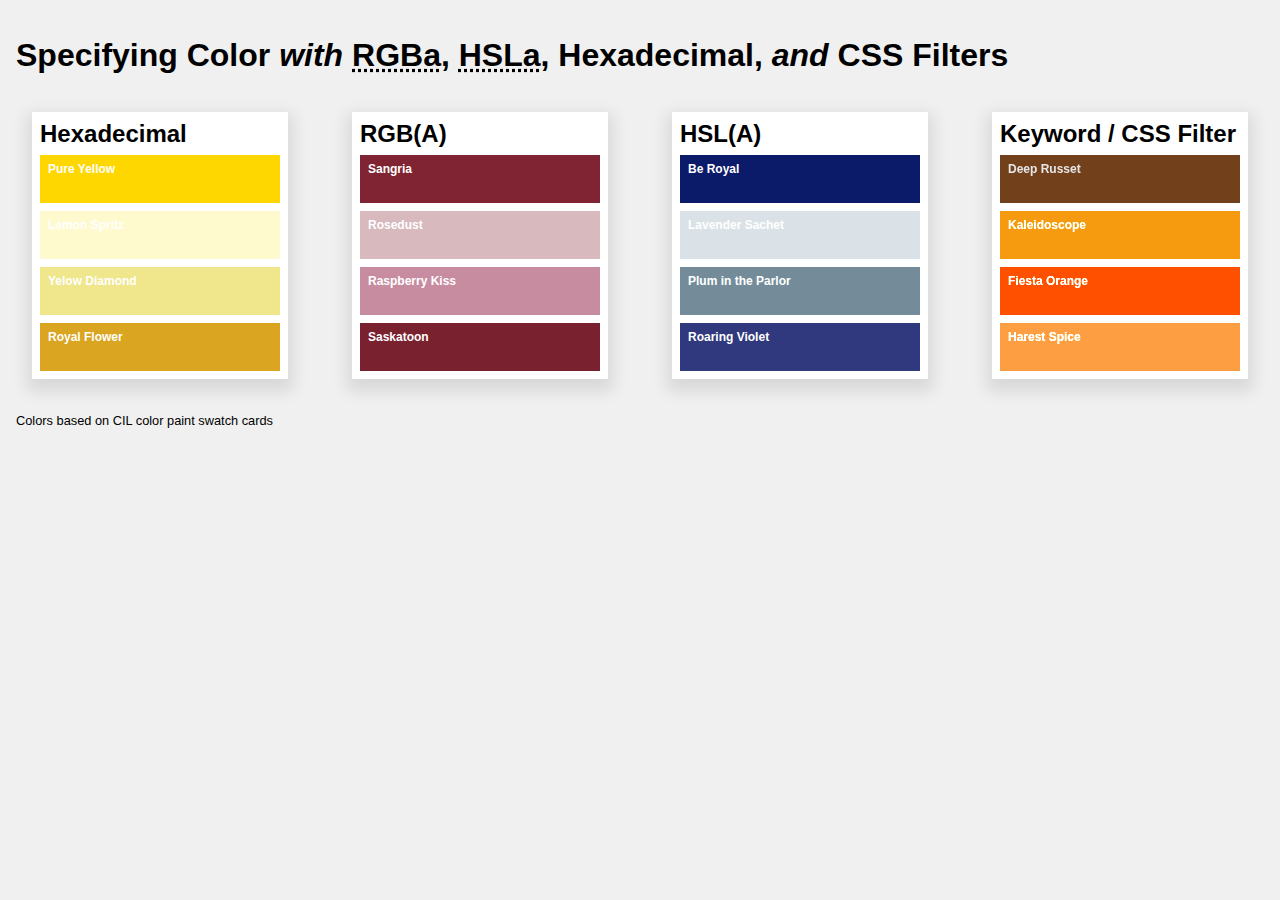
<file: lab-2/index.html>
<!DOCTYPE HTML>
<html>
<head>
	<meta charset="UTF-8">
	<title>Specifying Color with RGBa, HSLa, Hexadecimal, and CSS Filters</title>
	<link href="css/normalize.css" rel="stylesheet">
	<link href="css/base.css" rel="stylesheet">
	<style>
/* STEP 1: Using the color picker utility at
https://developer.mozilla.org/en-US/docs/Web/CSS/CSS_Colors/Color_picker_tool,
set each color in hexadecimal format
to match as closely as you can with the colors
on the FIRST paint swatch card provided.
-------------------------------------------------- */
	#hex div:nth-of-type(1) {
		background-color: #FFD700;
	}
	#hex div:nth-of-type(2) {
		background-color: #FFFACD;
	}
	#hex div:nth-of-type(3) {
		background-color: #F0E68C;
	}
	#hex div:nth-of-type(4) {
		background-color: #DAA520;
	}
/* STEP 2: Set each color in rgba format
to match as closely as you can with the colors
on the SECOND paint swatch card provided.
-------------------------------------------------- */
	#rgba div:nth-of-type(1) {
		background-color: rgba(128, 35, 50, 1);
	}
	#rgba div:nth-of-type(2) {
		
		background-color: rgba(215, 185, 190, 1);
	}
	#rgba div:nth-of-type(3) {
		background-color: rgba(200, 140, 160, 1);
	}
		#rgba div:nth-of-type(4) { 
		background-color: rgb(122, 33, 47);
	}
	/* ...and so on... */

/* STEP 3: Set each color in hsla format
to match as closely as you can with the colors
on the THIRD paint swatch card provided.
-------------------------------------------------- */
#hsla div:nth-of-type(1) {
		background-color: hsl(231, 80%, 23%);
	}
	#hsla div:nth-of-type(2) {
		background-color: hsl(203, 21%, 88%);	
	}
	#hsla div:nth-of-type(3) {
		background-color: hsl(202, 16%, 53%);
	}
	#hsla div:nth-of-type(4) {
		background-color: hsl(233, 45%, 34%);
	}
	/* ...and so on... */

	/* STEP 4: Set each color using a CSS color keywords
(https://developer.mozilla.org/en-US/docs/Web/CSS/color_value)
that matches each color as closely as possible, then
apply one or more CSS filters to see if you can
produce an exact rendition of the swatch colors on the FOURTH card provided.
(https://developer.mozilla.org/en-US/docs/Web/CSS/filter).
-------------------------------------------------- */
	#keyword div:nth-of-type(1) {
		background-color: saddlebrown;
		filter: brightness(0.9) saturate(0.8);
}

#keyword div:nth-of-type(2) {
	background-color: darkorange;
	filter: brightness(1.1) saturate(0.9);
}
#keyword div:nth-of-type(3){
	background-color: orangered;
	filter: brightness(1.2) saturate(1.1);
}
#keyword div:nth-of-type(4) {
	background-color: peru;
	filter: brightness(1.2) saturate(1.1);
}
	/* ...and so on... */

	/* STEP 5: Describe one or more things that you can do to ensure that the colour rendering on your screen is exactly the same (or as close as possible) to the colours on your paint chip cards. If possible, attempt to do one or more of these things and describe what you did and what you found out. Maybe a screenshot, too if it might help. */
</style>
</head>

<body>
	<header>
		<h1>Specifying Color <em>with</em> <abbr title="Red, Green, Blue, Alpha">RGBa</abbr>, <abbr title="Hue, Saturation, Luminousity, Alpha">HSLa</abbr>, Hexadecimal, <em>and</em> CSS Filters</h1>
	</header>
	<main>
		<section id="hex">
			<h2>Hexadecimal</h2>
			<div>
				<h3>Pure Yellow</h3>
			</div>
			<div>
				<h3>Lemon Spritz</h3>
			</div>
			<div>
				<h3>Yelow Diamond</h3>
			</div>
			<div>
				<h3>Royal Flower</h3>
			</div>
		</section>
		<section id="rgba">
			<h2>RGB(A)</h2>
			<div>
				<h3>Sangria</h3>
			</div>
			<div>
				<h3>Rosedust</h3>
			</div>
			<div>
				<h3>Raspberry Kiss</h3>
			</div>
			<div>
				<h3>Saskatoon</h3>
			</div>
		</section>
		<section id="hsla">
			<h2>HSL(A)</h2>
			<div>
				<h3>Be Royal</h3>
			</div>
			<div>
				<h3>Lavender Sachet</h3>
			</div>
			<div>
				<h3>Plum in the Parlor</h3>
			</div>
			<div>
				<h3>Roaring Violet</h3>
			</div>
		</section>
		<section id="keyword">
			<h2>Keyword / CSS Filter</h2>
			<div>
				<h3>Deep Russet</h3>
			</div>
			<div>
				<h3>Kaleidoscope</h3>
			</div>
			<div>
				<h3>Fiesta Orange</h3>
			</div>
			<div>
				<h3>Harest Spice</h3>
			</div>
		</section>
	</main>
	<footer>
		<p><small>Colors based on CIL color paint swatch cards</small></p>
	</footer>
</body>
</html>
</file>
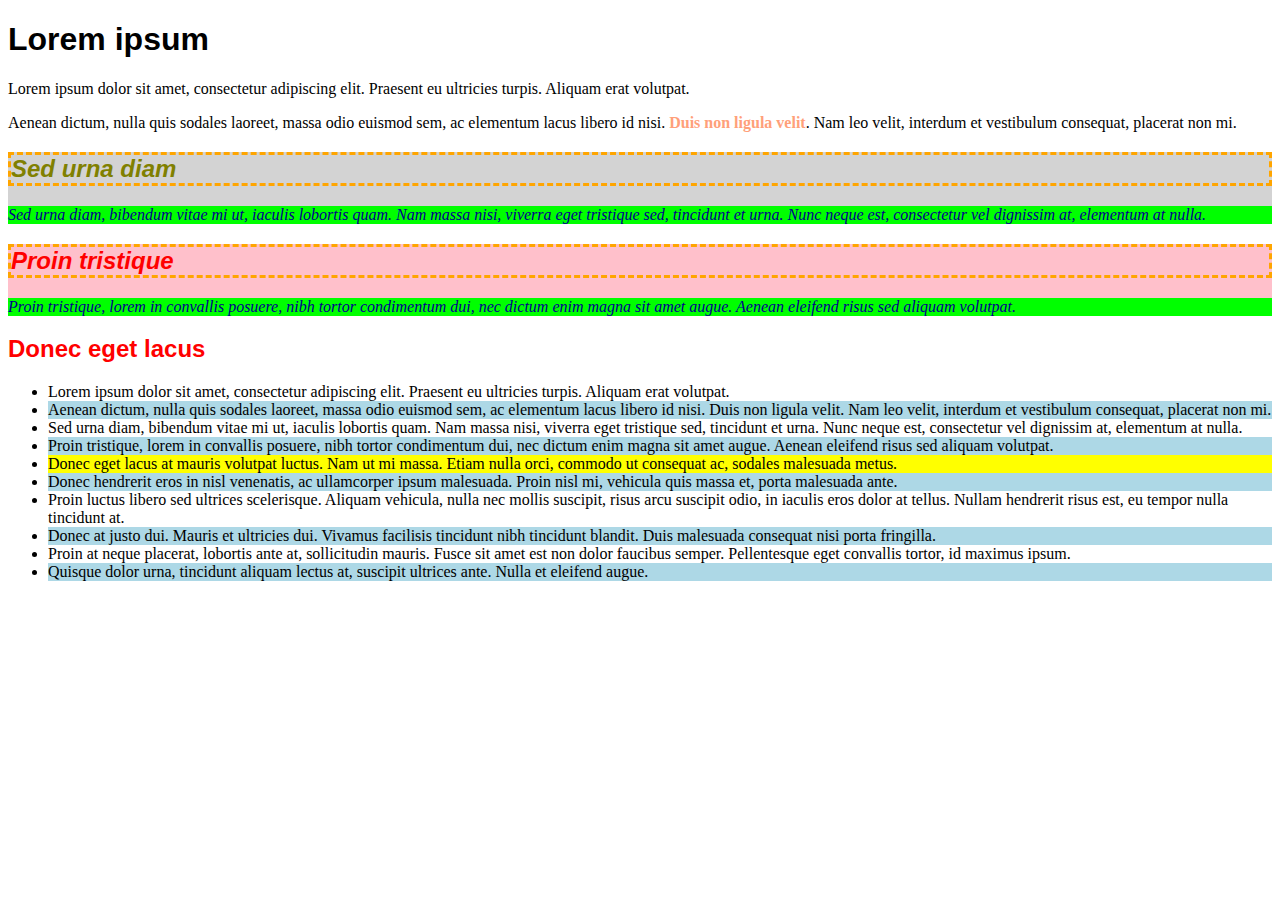
<file: lesson-1/index.html>
<!DOCTYPE html>
<html lang="en">
<head>
	<meta charset="UTF-8" />
	<title>Lesson 1 - COMP1054 User Interface Design Using CSS</title>
	<link rel="stylesheet" href="css/styles.css" />
</head>
<body>

<article class="about">
	<h1>Lorem ipsum</h1> 

	<p>Lorem ipsum dolor sit amet, consectetur adipiscing elit. Praesent eu ultricies turpis. Aliquam erat volutpat.</p>
	<p>Aenean dictum, nulla quis sodales laoreet, massa odio euismod sem, ac elementum lacus libero id nisi. <a href="https://lipsum.com/" rel="external">Duis non ligula velit</a>. Nam leo velit, interdum et vestibulum consequat, placerat non mi.</p>
 
	<section class="desc">
		<h2 lang="es" id="project">Sed urna diam</h2>
		<p>Sed urna diam, bibendum vitae mi ut, iaculis lobortis quam. <span lang="es">Nam massa nisi</span>, viverra eget tristique sed, tincidunt et urna. Nunc neque est, <em>consectetur vel dignissim</em> at, elementum at nulla.</p>
	</section>

	<section class="desc">
		<h2 lang="es">Proin tristique</h2>
		<p>Proin tristique, lorem in convallis posuere, nibh tortor condimentum dui, nec dictum enim magna sit amet augue. Aenean eleifend <em>risus sed aliquam</em> volutpat.</p>
	</section>
    <aside>
        <h2>Donec eget lacus</h2>
        <ul>
            <li>Lorem ipsum dolor sit amet, consectetur adipiscing elit. Praesent eu ultricies turpis. Aliquam erat volutpat.</li>
            <li>Aenean dictum, nulla quis sodales laoreet, massa odio euismod sem, ac elementum lacus libero id nisi. Duis non ligula velit. Nam leo velit, interdum et vestibulum consequat, placerat non mi.</li>
            <li>Sed urna diam, bibendum vitae mi ut, iaculis lobortis quam. Nam massa nisi, viverra eget tristique sed, tincidunt et urna. Nunc neque est, consectetur vel dignissim at, elementum at nulla.</li>
            <li>Proin tristique, lorem in convallis posuere, nibh tortor condimentum dui, nec dictum enim magna sit amet augue. Aenean eleifend risus sed aliquam volutpat.</li>
            <li>Donec eget lacus at mauris volutpat luctus. Nam ut mi massa. Etiam nulla orci, commodo ut consequat ac, sodales malesuada metus.</li>
            <li>Donec hendrerit eros in nisl venenatis, ac ullamcorper ipsum malesuada. Proin nisl mi, vehicula quis massa et, porta malesuada ante.</li>
            <li>Proin luctus libero sed ultrices scelerisque. Aliquam vehicula, nulla nec mollis suscipit, risus arcu suscipit odio, in iaculis eros dolor at tellus. Nullam hendrerit risus est, eu tempor nulla tincidunt at.</li>
            <li>Donec at justo dui. Mauris et ultricies dui. Vivamus facilisis tincidunt nibh tincidunt blandit. Duis malesuada consequat nisi porta fringilla.</li>
            <li>Proin at neque placerat, lobortis ante at, sollicitudin mauris. Fusce sit amet est non dolor faucibus semper. Pellentesque eget convallis tortor, id maximus ipsum.</li>
            <li>Quisque dolor urna, tincidunt aliquam lectus at, suscipit ultrices ante. Nulla et eleifend augue.</li>
        </ul>
    </aside>
</article>

</body>
</html>
</file>
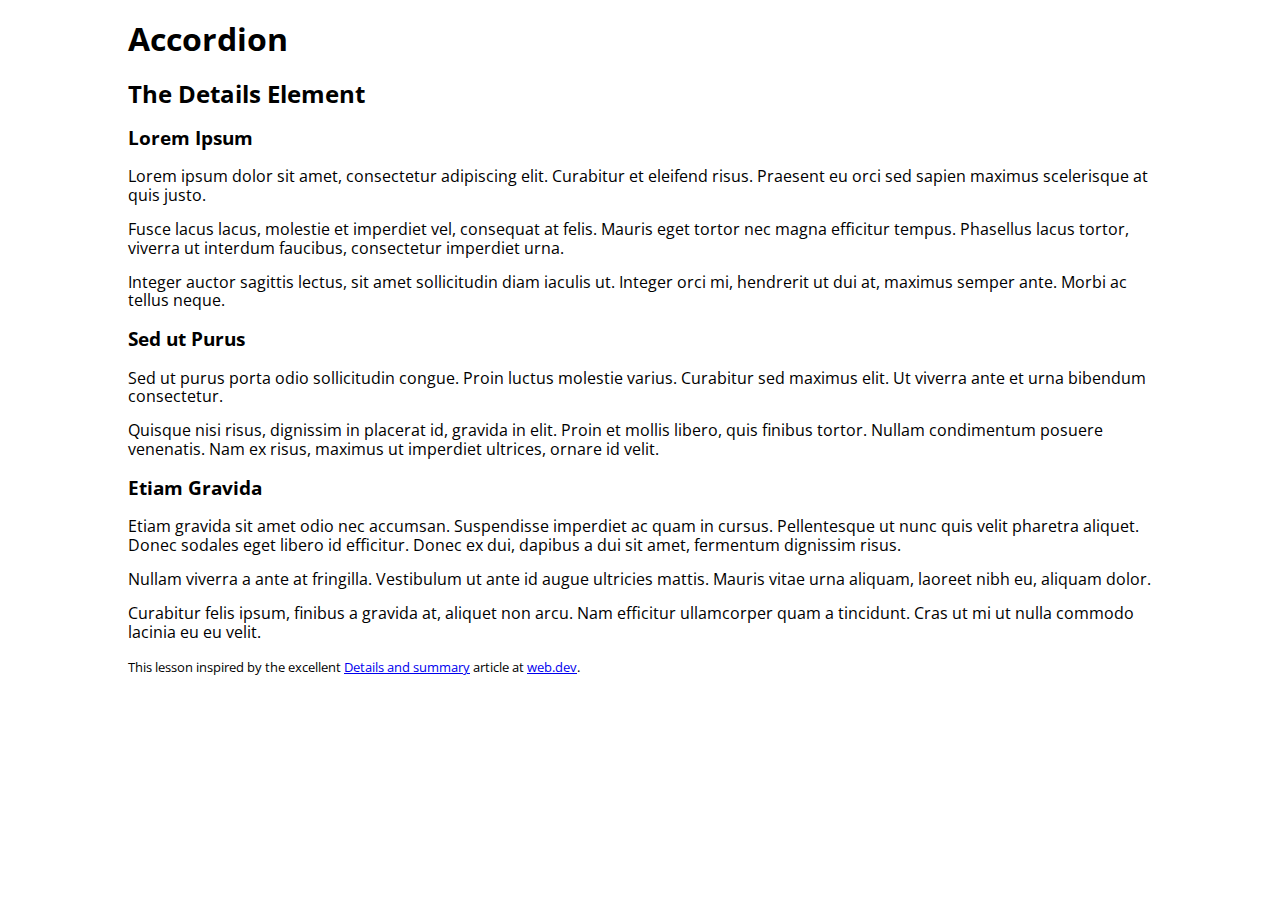
<file: lesson-10/index.html>
<!DOCTYPE html>
<html lang="en">
	<head>
		<meta charset="utf-8" />
		<title>Accordion | COMP1054 User Interface Design Using CSS</title>
		<meta name="viewport" content="width=device-width, initial-scale=1.0" />
		<link href="css/normalize.css" rel="stylesheet" />
		<link href="css/accordion.css" rel="stylesheet" />
		<script src="js/accordion.js" defer></script>
	</head>
	<body>
		<div id="container">
			<header>
				<h1>Accordion</h1>
			</header>
			<main>
				<h2>The Details Element</h2>
				<!-- STEP 1: Surround each H3 and DIV pair with DETAILS tags -->
				
					<h3>Lorem Ipsum</h3>
					<div>
						<p>Lorem ipsum dolor sit amet, consectetur adipiscing elit. Curabitur et eleifend risus. Praesent eu orci sed sapien maximus scelerisque at quis justo.</p>
						<p>Fusce lacus lacus, molestie et imperdiet vel, consequat at felis. Mauris eget tortor nec magna efficitur tempus. Phasellus lacus tortor, viverra ut interdum faucibus, consectetur imperdiet urna.</p>
						<p>Integer auctor sagittis lectus, sit amet sollicitudin diam iaculis ut. Integer orci mi, hendrerit ut dui at, maximus semper ante. Morbi ac tellus neque.</p>
					</div>
				
				<!-- STEP 2: Replace each pair of H3 tags with SUMMARY tags, validate your HTML (https://validator.w3.org/), then proceed to the CSS for the next step -->
				
					<h3>Sed ut Purus</h3>
					<div>
						<p>Sed ut purus porta odio sollicitudin congue. Proin luctus molestie varius. Curabitur sed maximus elit. Ut viverra ante et urna bibendum consectetur.</p>
						<p>Quisque nisi risus, dignissim in placerat id, gravida in elit. Proin et mollis libero, quis finibus tortor. Nullam condimentum posuere venenatis. Nam ex risus, maximus ut imperdiet ultrices, ornare id velit.</p>
					</div>
				
				
					<h3>Etiam Gravida</h3>
					<div>
						<p>Etiam gravida sit amet odio nec accumsan. Suspendisse imperdiet ac quam in cursus. Pellentesque ut nunc quis velit pharetra aliquet. Donec sodales eget libero id efficitur. Donec ex dui, dapibus a dui sit amet, fermentum dignissim risus.</p>
						<p>Nullam viverra a ante at fringilla. Vestibulum ut ante id augue ultricies mattis. Mauris vitae urna aliquam, laoreet nibh eu, aliquam dolor.</p>
						<p>Curabitur felis ipsum, finibus a gravida at, aliquet non arcu. Nam efficitur ullamcorper quam a tincidunt. Cras ut mi ut nulla commodo lacinia eu eu velit.</p>
					</div>
				
			</main>
			<footer>
				<p><small>This lesson inspired by the excellent <a href="https://web.dev/learn/html/details" title="Details and summary">Details and summary</a> article at <a href="https://web.dev/" title="web.dev">web.dev</a>.</small></p>
			</footer>
		</div><!-- end #container -->
	</body>
</html>
</file>
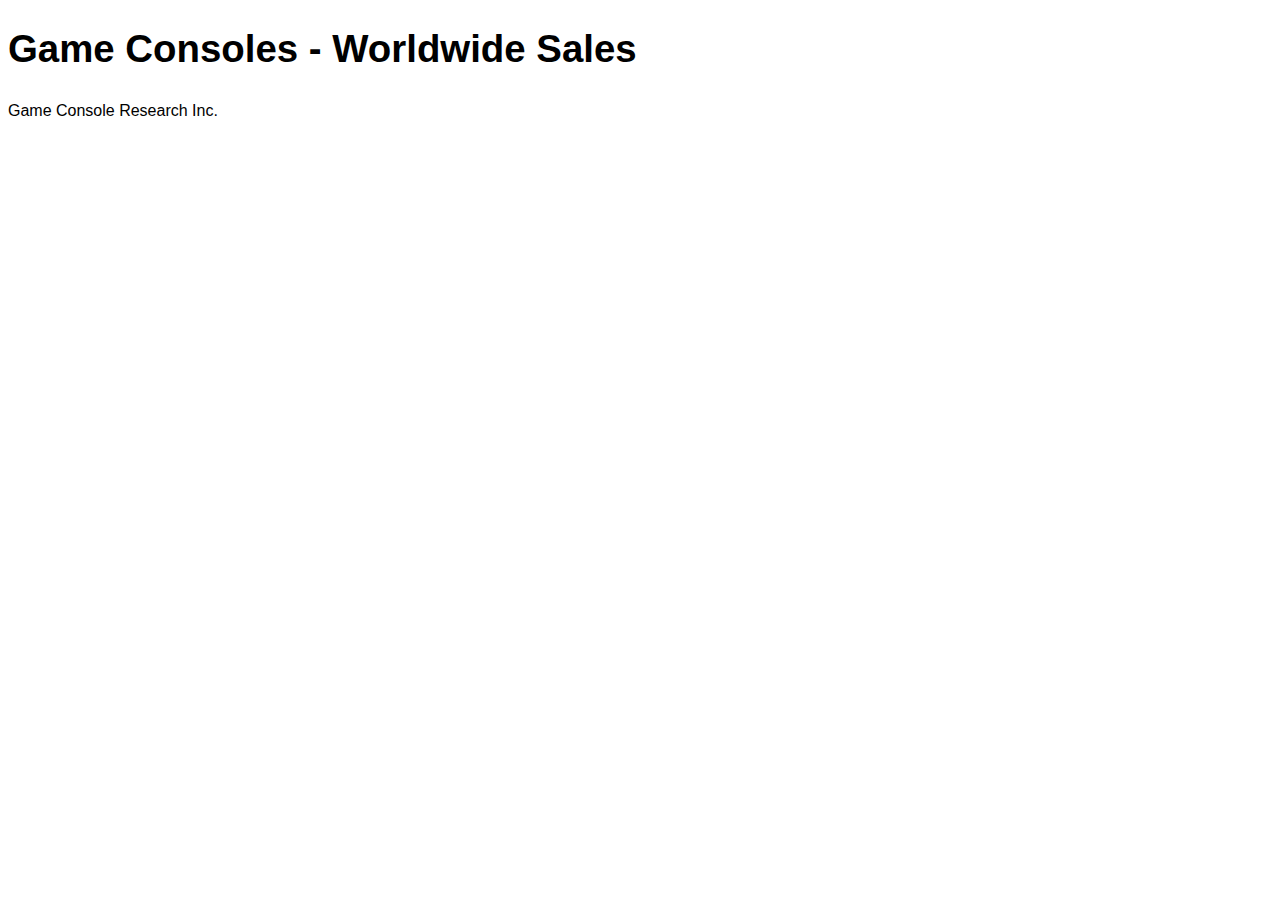
<file: lesson-12/index.html>
<!DOCTYPE html>
<html lang="en">
<head>
		<meta charset="UTF-8">
		<title>Game Consoles - Worldwide Sales</title>
		<meta name="viewport" content="width=device-width, initial-scale=1.0">
		<!-- We're not normalizing this HTML on purpose so that we can see some of the default table rendering - normalize addresses some of the table display issues -->
		<link href="css/tables.css" rel="stylesheet" />
		<!-- Thanks to Tristen Brown for the excellent (dependency-free) table sorting script -->
		<script src="js/tablesort/tablesort.min.js"></script>
		<link href="js/tablesort/css/tablesort.css" rel="stylesheet">
		<script src="js/tables.js"></script>
</head>

<body>
	<header>
		<h1>Game Consoles - Worldwide Sales</h1>
	</header>
	<main>
<!-- STEP 1a: Start with the basic TABLE element -->

<!-- STEP 2: Build out a fitting CAPTION element -->

<!-- STEP 4: Build out column groups and columns if necessary -->

<!-- STEP 5a: Group the table heading rows with a THEAD -->

<!-- STEP 1b: Build out the appropriate number of rows with TR -->

<!-- STEP 1c: For each piece of table data, build a TD -->

<!-- STEP 3a: Where appropriate, replace any TD elements with table headings (TH) -->

<!-- STEP 3b: Associate TH with data rows and/or columns -->

<!-- STEP 5b: Move the table footer row(s) up to just below the THEAD and surround with a TFOOT -->

<!-- STEP 5c: Encapsulate the remainder of the table data rows with the TBODY tags -->

<!-- STEP 5d: Look at the rendering in the browser, then head to css/tables.css for the next step -->
	</main>
	<footer>
		<small>Game Console Research Inc.</small>
	</footer>
</body>
</html>
</file>
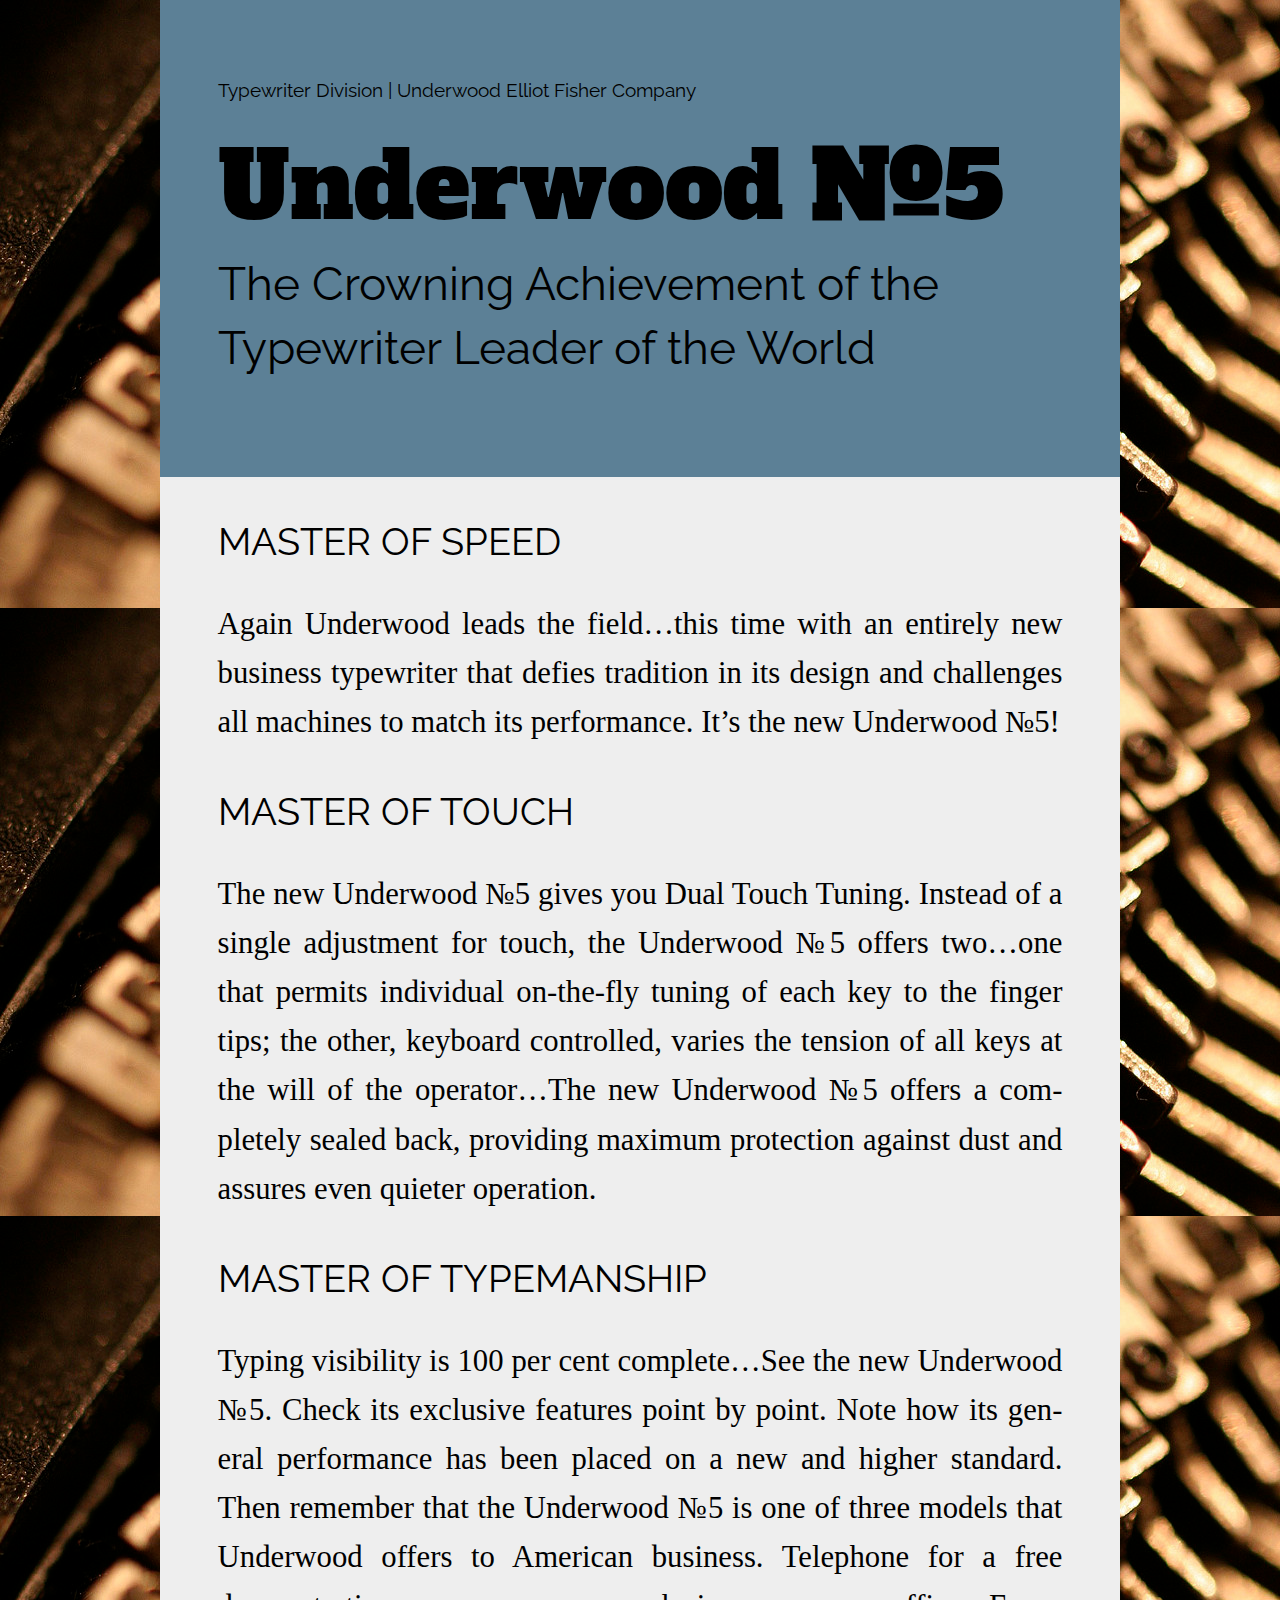
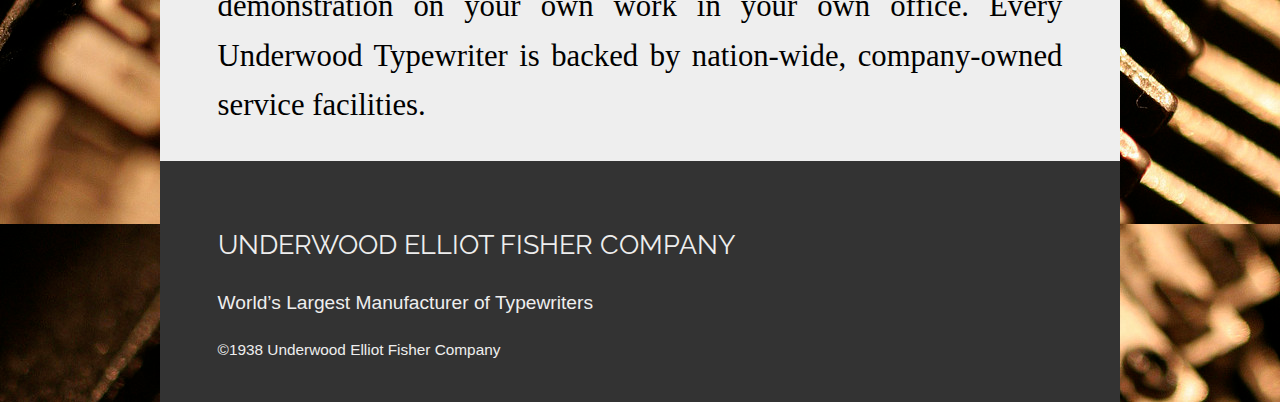
<file: lesson-2/index.html>
<!DOCTYPE html>
<html lang="en">
<head>
	<meta charset="utf-8" >
	<title>Underwood №5</title>
	<!-- STEP 1a: Add META viewport element for mobile rendering -->
	<meta name="viewport" content="width=device-width", initial-scale="1.0">
	<!-- STEP 1b. Apply a normalize CSS stylesheet -->
	<link rel="stylesheet" href="css/normalize.css">
	<link rel="stylesheet" href="css/main.css">
</head>

<body>
	<header>
		<p>Typewriter Division | Underwood Elliot Fisher Company</p>
		<h1>Underwood <em>№</em>5</h1>
		<h2>The Crowning Achievement of the Typewriter Leader of the World</h2>
	</header>
	<main>
		<section>
			<h3>Master of Speed</h3>
			<p>Again Underwood leads the field…this time with an entirely new business typewriter that defies tradition in its design and challenges all machines to match its performance. It’s the new Underwood №5!</p>
		</section>
		<section>
			<h3>Master of Touch</h3>
			<p>The new Underwood №5 gives you Dual Touch Tuning. Instead of a single adjustment for touch, the Underwood №5 offers two…one that permits individual on-the-fly tuning of each key to the finger tips; the other, keyboard controlled, varies the tension of all keys at the will of the operator…The new Underwood №5 offers a completely sealed back, providing maximum protection against dust and assures even quieter operation.</p>
		</section>
		<section>
			<h3>Master of Typemanship</h3>
			<p>Typing visibility is 100 per cent complete…See the new Underwood №5. Check its exclusive features point by point. Note how its general performance has been placed on a new and higher standard. Then remember that the Underwood №5 is one of three models that Underwood offers to American business. Telephone for a free demonstration on your own work in your own office. Every Underwood Typewriter is backed by nation-wide, company-owned service facilities.</p>
		</section>
	</main>
	<footer>
		<h3>Underwood Elliot Fisher Company</h3>
		<p>World’s Largest Manufacturer of Typewriters</p>
		<small>©1938 Underwood Elliot Fisher Company</small>
	</footer>
</body>
</html>
</file>
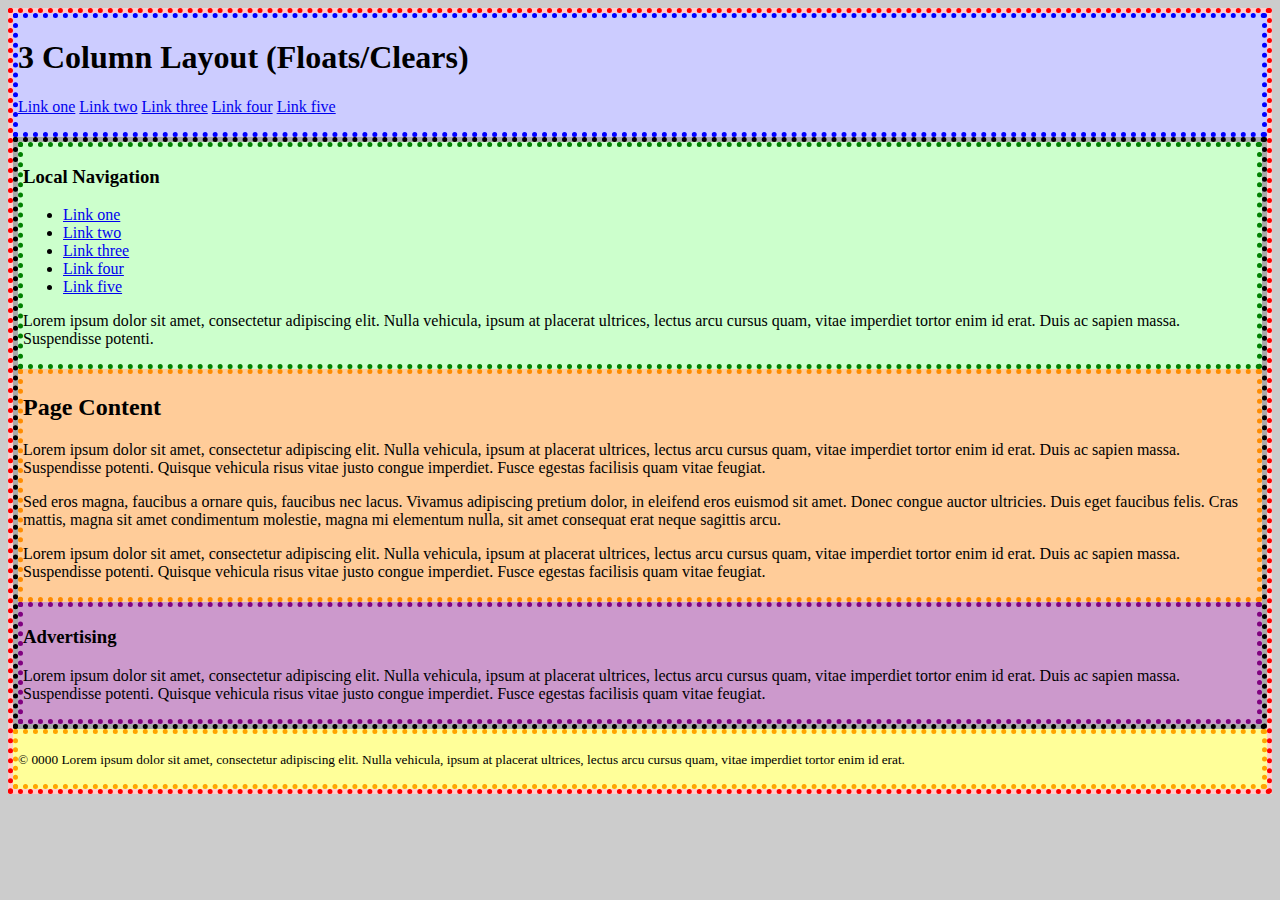
<file: lesson-4/index.html>
<!DOCTYPE html>
<html lang="en">
<head>
	<meta charset="utf-8" />
	<title>3 Column Layout - Floats/Clears</title>
	<meta name="viewport" content="device=device-width, initial-scale=1" />
	<!-- STEP 1a: Add normalize.css, then head to css/index.css for STEP 1b -->
	
	<link href="css/index.css" rel="stylesheet" />
</head>

<body>
	<div id="container">
		<header>
			<h1>3 Column Layout (Floats/Clears)</h1>
			<nav>
				<ul>
					<li><a href="#">Link one</a></li>
					<li><a href="#">Link two</a></li>
					<li><a href="#">Link three</a></li>
					<li><a href="#">Link four</a></li>
					<li><a href="#">Link five</a></li>
				</ul>
			</nav>
		</header>
		<main>
			<nav>
				<h3>Local Navigation</h3>
				<ul>
					<li><a href="#">Link one</a></li>
					<li><a href="#">Link two</a></li>
					<li><a href="#">Link three</a></li>
					<li><a href="#">Link four</a></li>
					<li><a href="#">Link five</a></li>
				</ul>
				<p>Lorem ipsum dolor sit amet, consectetur adipiscing elit. Nulla vehicula, ipsum at placerat ultrices, lectus arcu cursus quam, vitae imperdiet tortor enim id erat. Duis ac sapien massa. Suspendisse potenti.</p>
			</nav>
			<section>
				<h2>Page Content</h2>
				<p>Lorem ipsum dolor sit amet, consectetur adipiscing elit. Nulla vehicula, ipsum at placerat ultrices, lectus arcu cursus quam, vitae imperdiet tortor enim id erat. Duis ac sapien massa. Suspendisse potenti. Quisque vehicula risus vitae justo congue imperdiet. Fusce egestas facilisis quam vitae feugiat.</p>
				<p>Sed eros magna, faucibus a ornare quis, faucibus nec lacus. Vivamus adipiscing pretium dolor, in eleifend eros euismod sit amet. Donec congue auctor ultricies. Duis eget faucibus felis. Cras mattis, magna sit amet condimentum molestie, magna mi elementum nulla, sit amet consequat erat neque sagittis arcu.</p>
				<p>Lorem ipsum dolor sit amet, consectetur adipiscing elit. Nulla vehicula, ipsum at placerat ultrices, lectus arcu cursus quam, vitae imperdiet tortor enim id erat. Duis ac sapien massa. Suspendisse potenti. Quisque vehicula risus vitae justo congue imperdiet. Fusce egestas facilisis quam vitae feugiat.</p>
			</section>
			<aside>
				<h3>Advertising</h3>
				<p>Lorem ipsum dolor sit amet, consectetur adipiscing elit. Nulla vehicula, ipsum at placerat ultrices, lectus arcu cursus quam, vitae imperdiet tortor enim id erat. Duis ac sapien massa. Suspendisse potenti. Quisque vehicula risus vitae justo congue imperdiet. Fusce egestas facilisis quam vitae feugiat.</p>
			</aside>
		</main>
		<footer>
			<p><small>© 0000 Lorem ipsum dolor sit amet, consectetur adipiscing elit. Nulla vehicula, ipsum at placerat ultrices, lectus arcu cursus quam, vitae imperdiet tortor enim id erat.</small></p>
		</footer>
	</div><!-- #container -->
</body>
</html>
</file>
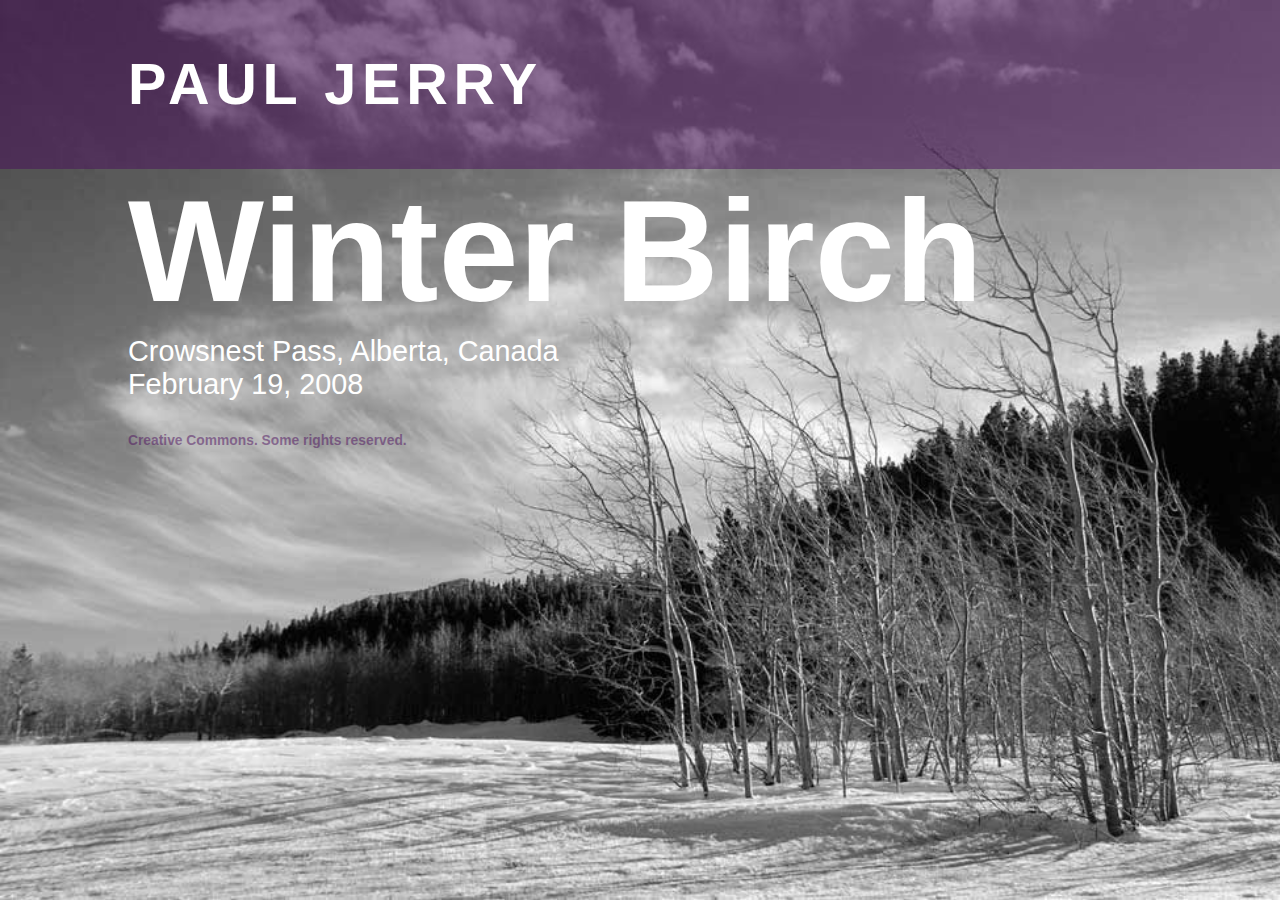
<file: lesson-5/index.html>
<!DOCTYPE html>
<html lang="en">
<head>
	<meta charset="utf-8" />
	<title>Winter Birch | Paul Jerry</title>
	<meta name="viewport" content="width=device-width, initial-scale=1" />
	<link href="css/normalize.css" rel="stylesheet" />
	<link href="css/colors.css" rel="stylesheet" />
</head>
<body>
	<header>
		<h1>Paul Jerry</h1>
	</header>
	<main>
		<h2>Winter Birch</h2>
		<p>Crowsnest Pass, Alberta, Canada <br><time datetime="2008-02-19">February 19, 2008</time></p>
	</main>
	<footer>
		<p><small>Creative Commons. Some rights reserved.</small></p>
	</footer>
</body>
</html>
</file>
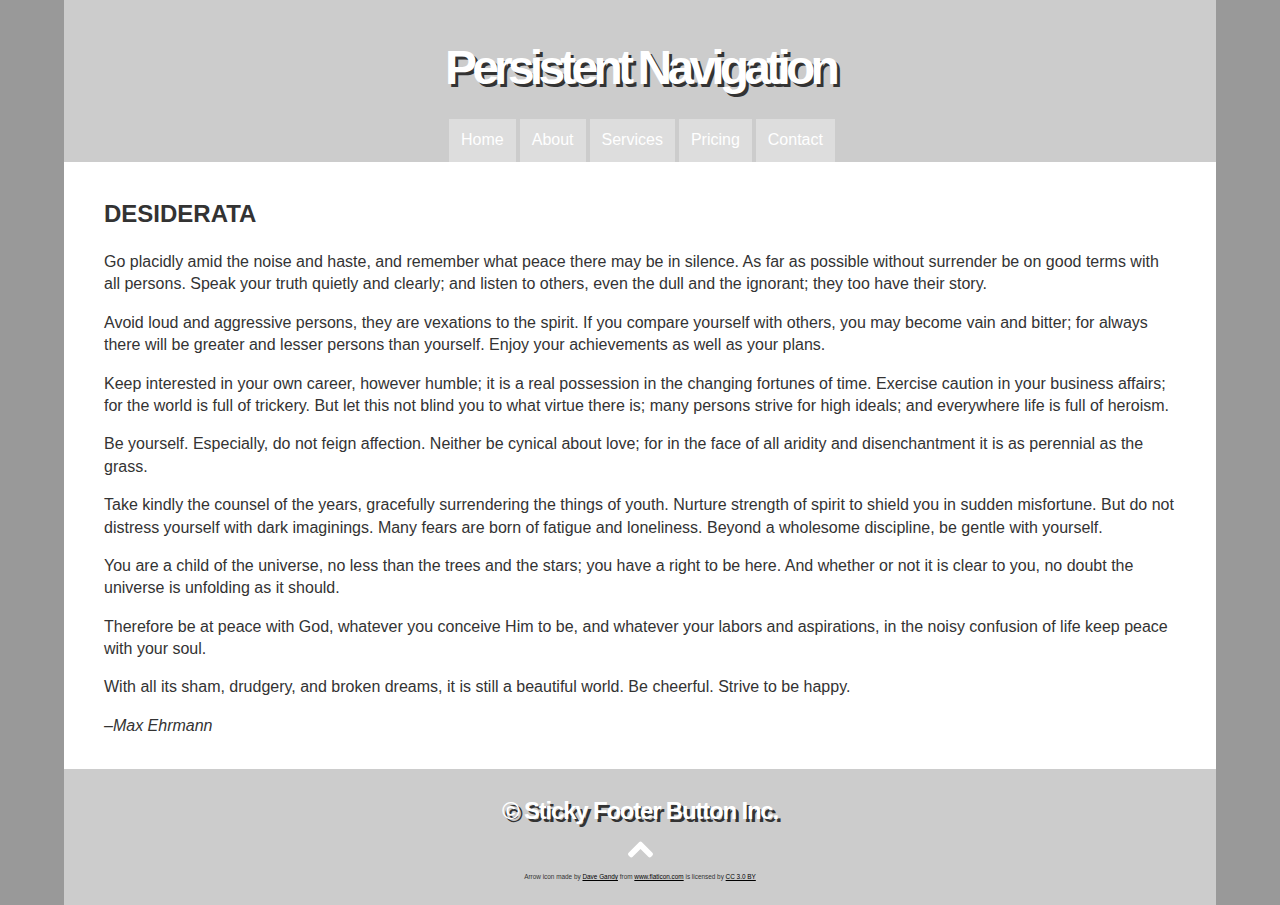
<file: lesson-9/index.html>
<!DOCTYPE html>
<html lang="en">
	<head>
		<meta charset="utf-8" />
		<title>Persistent Navigation</title>
		<meta name="viewport" content="width=device-width, initial-scale=1.0" />
		<link href="css/normalize.css" rel="stylesheet" />
		<!-- STEP 10: Extract all of the below CSS and put it into an external file, using the LINK element to attach it -->
		<!-- STEP 9b: Attach the custom JavaScript we built with a SCRIPT element - remember the 'defer' attribute -->
		<style>
			body{
				font-family: sans-serif;
				background: #999;
				min-width: 320px;
				color: #333;
			}
			#container {
				width: 90%;
				margin: 0 auto;
			}
			header {
				background: #ccc;
				padding-top: 1em;
			}
			header nav {
				overflow: hidden;
			}
			header nav ul {
				list-style-type: none;
				margin: 0;
				padding: 0;
				float: left;
				position: relative;
				left: 50%;
			}
			header nav ul li {
				float: left;
				position: relative;
				right: 50%;
				margin-left: 0.25em;
				background:#ddd;
			}
			header nav a {
				display: block;
				padding: 0.75em;
				color: #fff;
				text-decoration: none;
			}
			header nav a:hover {
				background: #fff;
				color: #000;
			}

			/* STEP 1a: Persistent navigation - manually add the class="floater" to the HEADER NAV and build out a fixed horizontal navigation bar */
			
			/* STEP 1b: Remove the class="floater" from the HTML */

			main {
				background: white;
				clear: both;
				line-height: 1.4;
				padding: 1em 0;
			}
			main p {
				margin-top: 0;
			}
			main blockquote {
			}

			header h1 {
				font-family: "Arial Black", Arial, sans-serif;
				font-size: 300%;
				margin: 0.5em;
				text-shadow: 3px 3px 0 #333;
				letter-spacing: -0.1em;
				text-align: center;
			}
			header h1 a {
				color: white;
				text-decoration: none;
			}
			blockquote h2 {
				text-transform: uppercase;
			}

			/* STEP 7a: Build out the styles for the pullquote, adding the class="pullquote2" to the SPAN element in the HTML to see how the styles look */

			/* STEP 7b: Add leading quotation marks and style them */

			/* STEP 7c: Remove the class"pullquote2" from the HTML */
			footer {
				background: #ccc;
				padding: 1em;
			}
			footer h3 {
				margin: 0;
				font-family: "Arial Black", Arial, sans-serif;
				font-size: 150%;
				margin: 0.5em;
				color: white;
				text-shadow: 3px 3px 0 #333;
				letter-spacing: -0.05em;
				text-align: center;
			}
			footer p {
				font-size: 50%;
				text-align: center;
			}
			footer a {
				color: black;
			}
			/* STEP 3a: Build out the sticky footer 'Back to top' button styles */
			
				/* STEP 3b: Now hide the button entirely, and we will make it visible later with JavaScript */
			

		</style>
	</head>
	<body>
		<div id="container">
			<header>
				<h1><a href="">Persistent Navigation</a></h1>
				<nav id="floatingbar">
					<ul>
						<li><a href="">Home</a></li>
						<li><a href="">About</a></li>
						<li><a href="">Services</a></li>
						<li><a href="">Pricing</a></li>
						<li><a href="">Contact</a></li>
					</ul>
				</nav>
			</header>
			<main>
				<blockquote>
					<h2>Desiderata</h2>

					<p>Go placidly amid the noise and haste, and remember what peace there may be in silence. As far as possible without surrender be on good terms with all persons. Speak your truth quietly and clearly; and listen to others, even the dull and the ignorant; they too have their story.</p>

					<p>Avoid loud and aggressive persons, they are vexations to the spirit. If you compare yourself with others, you may become vain and bitter; for always there will be greater and lesser persons than yourself. Enjoy your achievements as well as your plans.</p>

					<p><span class="pullquote">Keep interested in your own career, however humble; it is a real possession in the changing fortunes of time.</span> Exercise caution in your business affairs; for the world is full of trickery. But let this not blind you to what virtue there is; many persons strive for high ideals; and everywhere life is full of heroism.</p>

					<p>Be yourself. Especially, do not feign affection. Neither be cynical about love; for in the face of all aridity and disenchantment it is as perennial as the grass.</p>

					<p>Take kindly the counsel of the years, gracefully surrendering the things of youth. Nurture strength of spirit to shield you in sudden misfortune. But do not distress yourself with dark imaginings. Many fears are born of fatigue and loneliness. Beyond a wholesome discipline, be gentle with yourself.</p>

					<p>You are a child of the universe, no less than the trees and the stars; you have a right to be here. And whether or not it is clear to you, no doubt the universe is unfolding as it should.</p>

					<p>Therefore be at peace with God, whatever you conceive Him to be, and whatever your labors and aspirations, in the noisy confusion of life keep peace with your soul.</p>

					<p>With all its sham, drudgery, and broken dreams, it is still a beautiful world. Be cheerful. Strive to be happy.</p>

					<p><cite>&ndash;Max Ehrmann</cite></p>
			</main>
			<footer>
				<h3>© Sticky Footer Button Inc.</h3>
				<!-- STEP 6a: Build a simple 'back to top' anchor -->
				<p><a href="#" title="Back to top" class="top"><img src="images/arrows.svg" width="25" height="25" /></a></p>
				<p><small>Arrow icon made by <a href="http://www.flaticon.com/authors/dave-gandy" title="Dave Gandy">Dave Gandy</a> from <a href="http://www.flaticon.com" title="Flaticon">www.flaticon.com</a> is licensed by <a href="http://creativecommons.org/licenses/by/3.0/" title="Creative Commons BY 3.0" target="_blank">CC 3.0 BY</a></small></p>
			</footer>
		</div><!-- end #container -->
		<script>
		// STEP 2: Build out script to control visibility of persistent navigation based on the scrolling position
		// STEP 2a: Grab the #floatingbar as a var
		
		// STEP 2b: Determine how far down the top of the #floatingbar is from the top of the viewport and capture it with a variable called navTop
		
		// STEP 4a: Get the 'Back to top' button from the DOM with a const topButton
		
		// STEP 8a: Assign any and all elements with the class="pullquote" to the const pullQuote
		
		// STEP 2c: Build an event listener for the scroll event (https://developer.mozilla.org/en-US/docs/Web/Events/scroll)
		
			// STEP 2d: Check if the scroll position is further down than the top of the navbar...
			
				// STEP 2e: Automatically add the class="floater" to enable the persistent navigation styles we built out in STEP 1
				
				// STEP 4b: Set the sticky footer 'Back to top' button to display 'block' as the user has scrolled down the page somewhat
				
			
				// STEP 2f: The user is pretty close to the top of the page, so remove the class="floater" and display the regular tab-based navigation
				
				// STEP 4c: The user doesn't need the 'Back to top' button - they are at the top of the page, so set it to display 'none'
					
		

			// STEP 6a: Attach event listener to 'Back to top' button that calls the scrollToTop function built in STEP 5
			
				// STEP 6b: Prevent the default action of the anchor
			

			// STEP 5a: Build out Scroll-To-Top function
			
				// STEP 5b: Use the scrollBy() method to scroll the browser back up to the top of the page (https://developer.mozilla.org/en-US/docs/Web/API/Window/scrollBy)
						

			// STEP 8b: Write a forEach loop to duplicate the pullquote text and insert it into the page
			
				// STEP 8c: Get the parent element
				
				// STEP 8d: Clone the element (https://developer.mozilla.org/en-US/docs/Web/API/Node/cloneNode)
				
				// STEP 8e: Add a special class to the cloned SPAN element
				
				// STEP 8f: Insert cloned element into the DOM
				
			
			// STEP 9a: Move this entire JavaScript into an external file and put it into the /js folder
			/* Animated scrolling of page to top function inspired by the great tutorial at https://dzone.com/articles/back-to-top-pure-javascript and the MDN page about scrollBy() at https://developer.mozilla.org/en-US/docs/Web/API/Window/scrollBy */
		</script>
	</body>
</html>
</file>
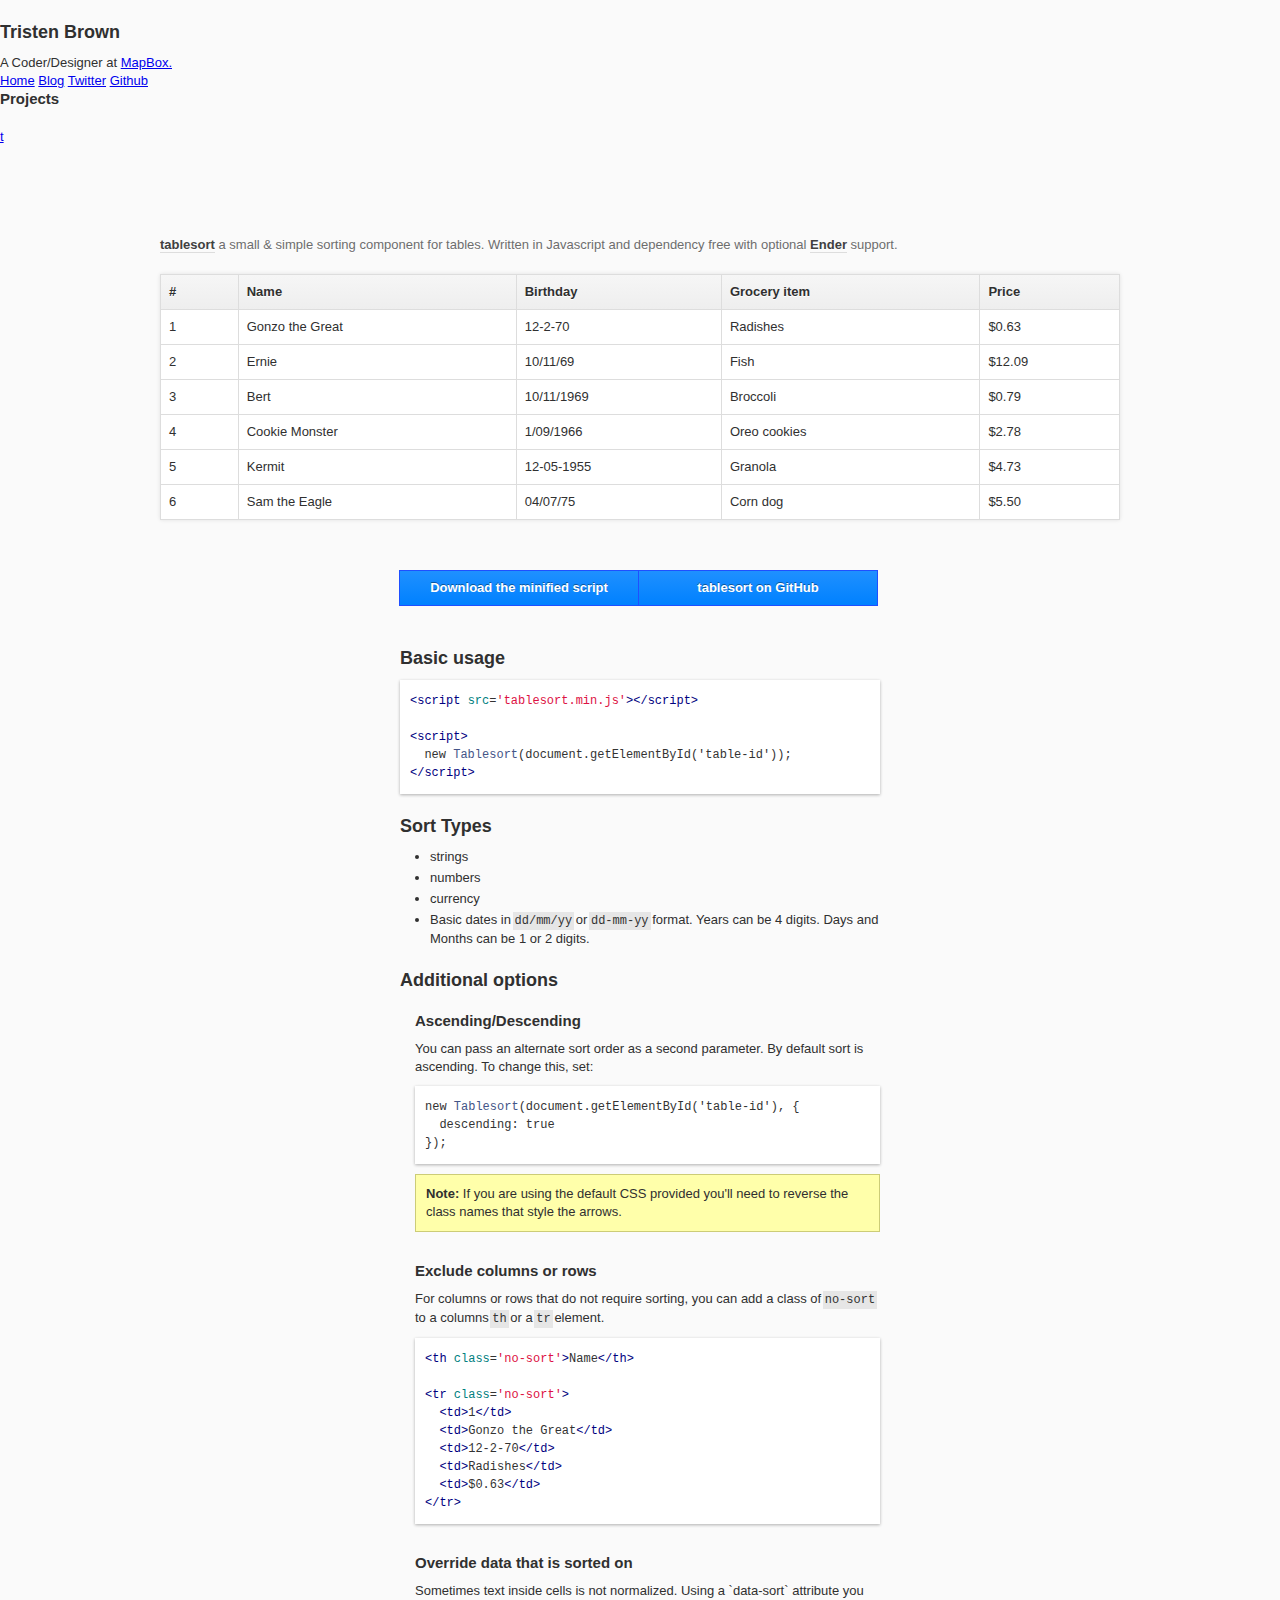
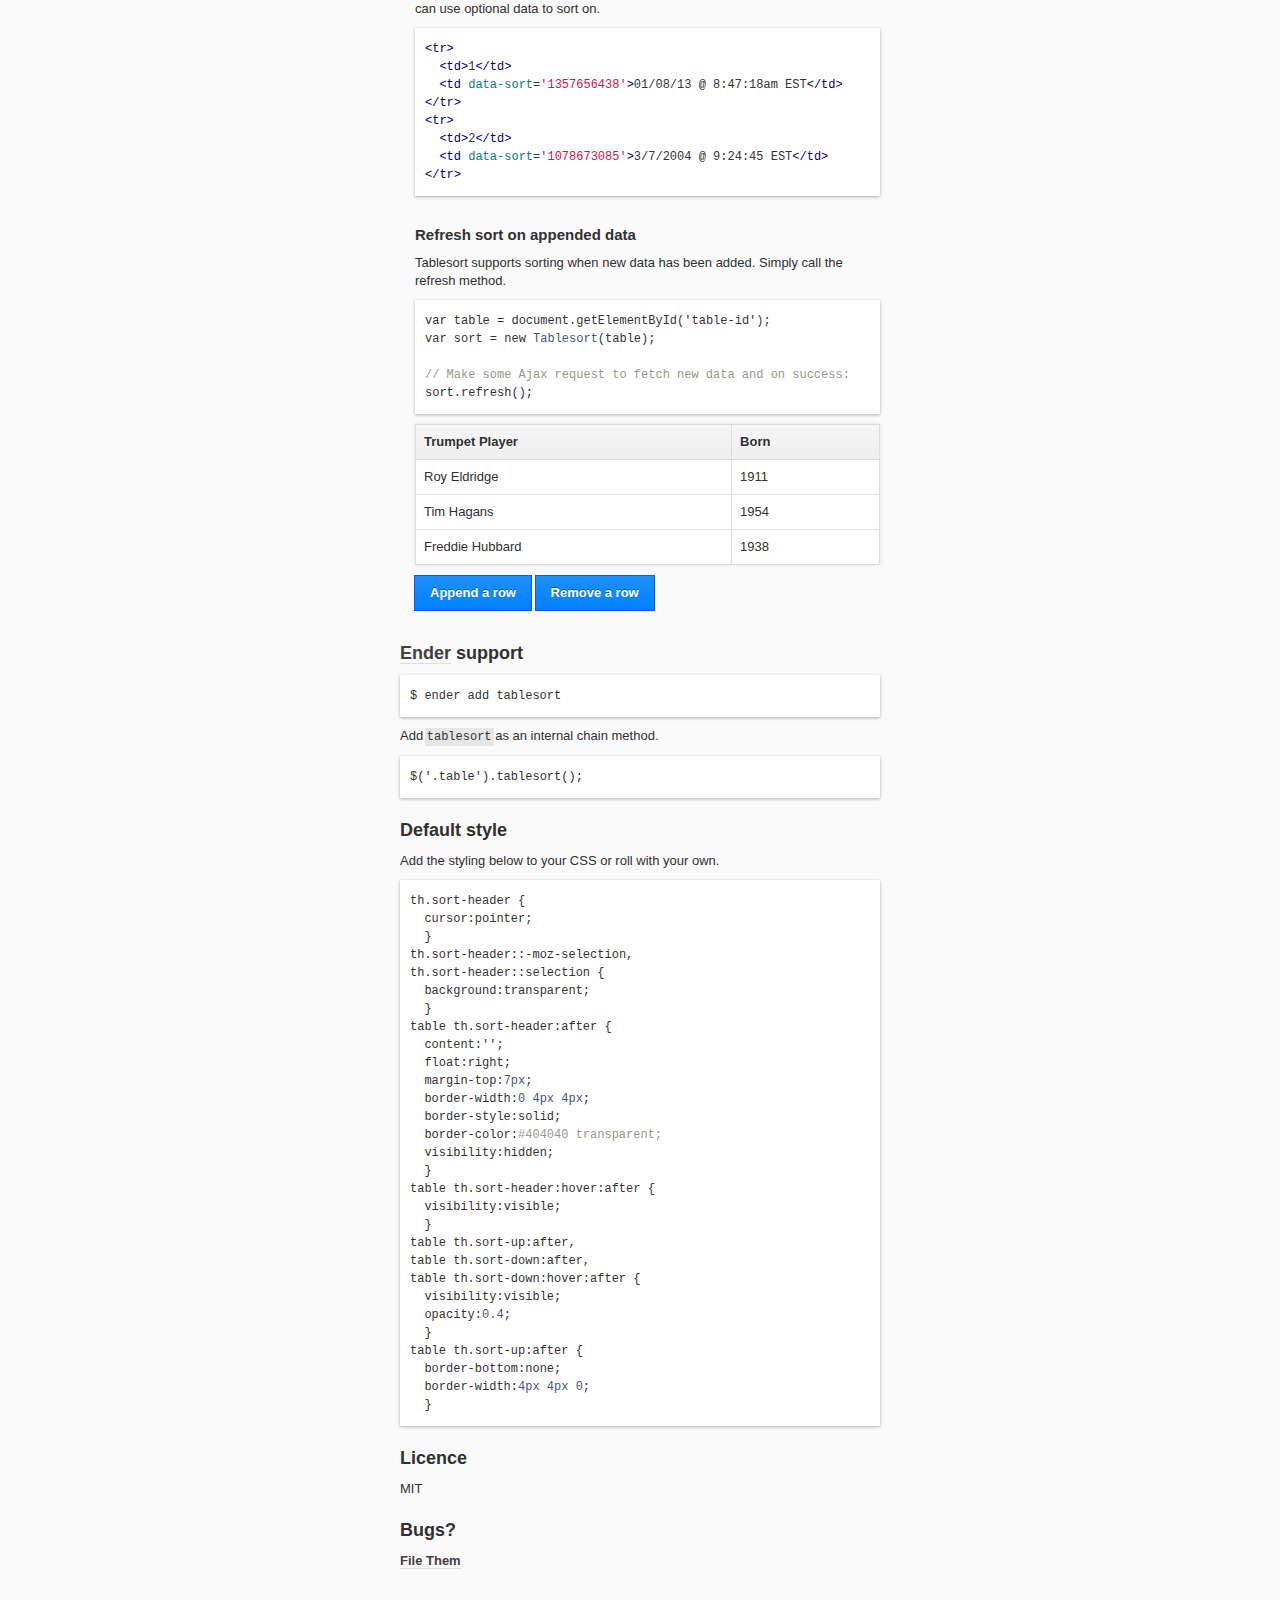
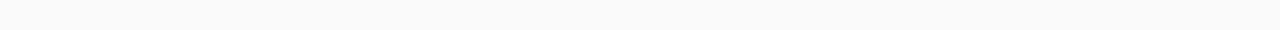
<file: lesson-12/js/tablesort/demo/index.html>
<!DOCTYPE html>
<html>
<head>
<meta charset=utf-8 />
<title>tablesort | tristen</title>
<link href='http://tristen.ca/global.css' rel='stylesheet'>
<link href='style.css' rel='stylesheet'>
</head>
<body onload='prettyPrint()'>

<div id='masthead'>
  <div class='limiter col12 clearfix'>
    <div class='col3'>
      <div class='inner'>
        <h2>Tristen Brown</h2>
        <p>A Coder/Designer at <a href='http://mapbox.com'>MapBox.</a></p>
        <a href='http://tristen.ca' class='icon home' title='Homepage'>Home</a>
        <a href='http://tristen.ca/blog' class='icon blog' title='Blog'>Blog</a>
        <a href='http://twitter.com/fallsemo' class='icon twitter' title='Twitter'>Twitter</a>
        <a href='http://github.com/tristen' class='icon github' title='GitHub'>Github</a>
      </div>
    </div>
    <div class='col col9'>
      <div class='inner'>
        <h3>Projects</h3>
        <ul id='tristen-projects'></ul>
      </div>
    </div>
    <a href='#' id='t-toggle'><span>t</span></a>
  </div>
</div>

<div class='page'>
  <div class='inner'>
    <div class='heading'>
      <h1><a href='http://github.com/tristen/tablesort'>tablesort</a><span class='description'> a small &amp; simple sorting component for tables. Written in Javascript and dependency free with optional <a href='http://ender.no.de'>Ender</a> support.</span></h1>
    </div>
    <table id='sort' class='sort'>
      <thead>
        <tr>
          <th>#</th>
          <th>Name</th>
          <th>Birthday</th>
          <th>Grocery item</th>
          <th>Price</th>
        </tr>
      </thead>
      <tbody>
        <tr>
          <td>1</td>
          <td>Gonzo the Great</td>
          <td>12-2-70</td>
          <td>Radishes</td>
          <td>$0.63</td>
        </tr>
        <tr>
          <td>2</td>
          <td>Ernie</td>
          <td>10/11/69</td>
          <td>Fish</td>
          <td>$12.09</td>
        </tr>
        <tr>
          <td>3</td>
          <td>Bert</td>
          <td>10/11/1969</td>
          <td>Broccoli</td>
          <td>$0.79</td>
        </tr>
        <tr>
          <td>4</td>
          <td>Cookie Monster</td>
          <td>1/09/1966</td>
          <td>Oreo cookies</td>
          <td>$2.78</td>
        </tr>
        <tr>
          <td>5</td>
          <td>Kermit</td>
          <td>12-05-1955</td>
          <td>Granola</td>
          <td>$4.73</td>
        </tr>
        <tr>
          <td>6</td>
          <td>Sam the Eagle</td>
          <td>04/07/75</td>
          <td>Corn dog</td>
          <td>$5.50</td>
        </tr>
      </tbody>
    </table>
    <div class='links clearfix'>
      <a class='button' href='https://raw.github.com/tristen/tablesort/gh-pages/tablesort.min.js'>Download the minified script</a>
      <a class='button' href='https://github.com/tristen/tablesort'>tablesort on GitHub</a>
    </div>

  </div>
  <div class='content'>
    <div class='inner'>
      <h2 id='usage'>Basic usage</h2>
  <pre class='prettyprint'>
&lt;script src='tablesort.min.js'&gt;&lt;/script&gt;

&lt;script&gt;
  new Tablesort(document.getElementById('table-id'));
&lt;/script&gt;</pre>

      <h2 id='types'>Sort Types</h2>
      <ul>
        <li>strings</li>
        <li>numbers</li>
        <li>currency </li>
        <li>Basic dates in <code>dd/mm/yy</code> or <code>dd-mm-yy</code> format. Years can be
        4 digits. Days and Months can be 1 or 2 digits.</li>
      </ul>

      <h2 id='options'>Additional options</h2>
      <div class='options'>
        <h3 id='direction'>Ascending/Descending</h3>
        <p>You can pass an alternate sort order as a second parameter. By default sort is ascending. To change this, set:</p>
  <pre class='prettyprint'>
new Tablesort(document.getElementById('table-id'), {
  descending: true
});</pre>
<p class='notice'><strong>Note:</strong> If you are using the default CSS provided you'll need to reverse the class names that style the arrows.</p>
        <h3 id='exclude'>Exclude columns or rows</h3>
        For columns or rows that do not require sorting, you can add a class of <code>no-sort</code> to a columns <code>th</code> or a <code>tr</code> element.
<pre class='prettyprint'>
&lt;th class='no-sort'&gt;Name&lt;/th&gt;

&lt;tr class='no-sort'&gt;
  &lt;td&gt;1&lt;/td&gt;
  &lt;td&gt;Gonzo the Great&lt;/td&gt;
  &lt;td&gt;12-2-70&lt;/td&gt;
  &lt;td&gt;Radishes&lt;/td&gt;
  &lt;td&gt;$0.63&lt;/td&gt;
&lt;/tr&gt;
</pre>


        <h3 id='data-sort'>Override data that is sorted on</h3>
        <p>Sometimes text inside cells is not normalized. Using a `data-sort` attribute you can use optional data to sort on.</p>
<pre class='prettyprint'>
&lt;tr>
  &lt;td&gt;1&lt;/td&gt;
  &lt;td data-sort='1357656438'&gt;01/08/13 @ 8:47:18am EST&lt;/td&gt;
&lt;/tr&gt;
&lt;tr&gt;
  &lt;td&gt;2&lt;/td&gt;
  &lt;td data-sort='1078673085'&gt;3/7/2004 @ 9:24:45 EST&lt;/td&gt;
&lt;/tr&gt;
</pre>

        <h3 id='refresh'>Refresh sort on appended data</h3>
        <p>Tablesort supports sorting when new data has been added. Simply call the refresh method.</p>
        <pre class='prettyprint'>
var table = document.getElementById('table-id');
var sort = new Tablesort(table);

// Make some Ajax request to fetch new data and on success:
sort.refresh();
</pre>
        <table id='refresh-table' class='sort'>
          <thead>
            <tr>
              <th>Trumpet Player</th>
              <th>Born</th>
            </tr>
          </thead>
          <tbody>
            <tr>
              <td>Roy Eldridge</td>
              <td>1911</td>
            </tr>
            <tr>
              <td>Tim Hagans</td>
              <td>1954</td>
            </tr>
            <tr>
              <td>Freddie Hubbard</td>
              <td>1938</td>
            </tr>
          </tbody>
        </table>
        <a href='#' id='add' class='button'>Append a row</a>
        <a href='#' id='remove' class='button'>Remove a row</a>
      </div>
      <h2><a href='http://ender.no.de'>Ender</a> support</h2>
<pre class='prettyprint'>$ ender add tablesort</pre>

<p>Add <code>tablesort</code> as an internal chain method.</p>
<pre class='prettyprint'>
$('.table').tablesort();
</pre>

      <h2 id='style'>Default style</h2>
      <p>Add the styling below to your CSS or roll with your own.</p>
  <pre class='prettyprint' style='font-weight:normal;'>
th.sort-header {
  cursor:pointer;
  }
th.sort-header::-moz-selection,
th.sort-header::selection {
  background:transparent;
  }
table th.sort-header:after {
  content:'';
  float:right;
  margin-top:7px;
  border-width:0 4px 4px;
  border-style:solid;
  border-color:#404040 transparent;
  visibility:hidden;
  }
table th.sort-header:hover:after {
  visibility:visible;
  }
table th.sort-up:after,
table th.sort-down:after,
table th.sort-down:hover:after {
  visibility:visible;
  opacity:0.4;
  }
table th.sort-up:after {
  border-bottom:none;
  border-width:4px 4px 0;
  }</pre>

    <h2 id='licence'>Licence</h2>
    <p>MIT</p>

    <h2 id='issues'>Bugs?</h2>
    <a href='https://github.com/tristen/tablesort/issues'>File Them</a>
    </div>
  </div>
</div>
<script src='http://tristen.ca/site.js'></script>
<script>
  var masthead = new Tristen();
  masthead.masthead();
</script>
<script src='prettify.js'></script>
<script src='../tablesort.min.js'></script>
<script>
  new Tablesort(document.getElementById('sort'));

  var trumpeters = [
    {
      "name": "Miles Davis",
      "born": 1926
    },
    {
      "name": "Dizzy Gillespie",
      "born": 1917
    },
    {
      "name": "Wynton Marsalis",
      "born": 1961
    },
    {
      "name": "Tom Harell",
      "born": 1946
    },
    {
      "name": "Roy Hargrove",
      "born": 1969
    },
    {
      "name": "Chet Baker",
      "born": 1929
    },
    {
      "name": "Nicholas Payton",
      "born": 1973
    },
    {
      "name": "Wallace Roney",
      "born": 1960
    },
    {
      "name": "Rex Stewart",
      "born": 1907
    },
    {
      "name": "Tim Hagans",
      "born": 1954
    },
    {
      "name": "Roy Eldridge",
      "born": 1911
    },
    {
      "name": "Freddie Hubbard",
      "born": 1938
    }
  ]
  var r = document.getElementById('refresh-table');
  var add = document.getElementById('add');
  var remove = document.getElementById('remove');
  var refresh = new Tablesort(r);

  function cancel(event) {
    (event.preventDefault) ? event.preventDefault() : event.returnValue = false;
    (event.stopPropagation) ? event.stopPropagation() : event.cancelBubble = true;
  }

addEvent(add, 'click', function(e) {
  cancel(e);
  var player = trumpeters[Math.floor(Math.random() * trumpeters.length)];

  var rowCount = r.rows.length;
  var row = r.insertRow(rowCount);

  var cellName = row.insertCell(0);
      cellName.innerHTML = player.name;

  var cellBorn = row.insertCell(1);
      cellBorn.innerHTML = player.born;

  refresh.refresh();
});
addEvent(remove, 'click', function(e) {
  cancel(e);
  var rowCount = r.rows.length;
  if (rowCount === 2) return;
  r.deleteRow(rowCount - 1);
});
</script>

<script>
var analytics=analytics||[];(function(){var e=["identify","track","trackLink","trackForm","trackClick","trackSubmit","page","pageview","ab","alias","ready","group"],t=function(e){return function(){analytics.push([e].concat(Array.prototype.slice.call(arguments,0)))}};for(var n=0;n<e.length;n++)analytics[e[n]]=t(e[n])})(),analytics.load=function(e){var t=document.createElement("script");t.type="text/javascript",t.async=!0,t.src=("https:"===document.location.protocol?"https://":"http://")+"d2dq2ahtl5zl1z.cloudfront.net/analytics.js/v1/"+e+"/analytics.min.js";var n=document.getElementsByTagName("script")[0];n.parentNode.insertBefore(t,n)};
analytics.load("ppyh4q5xb3");
</script>

</body>
</html>
</file>
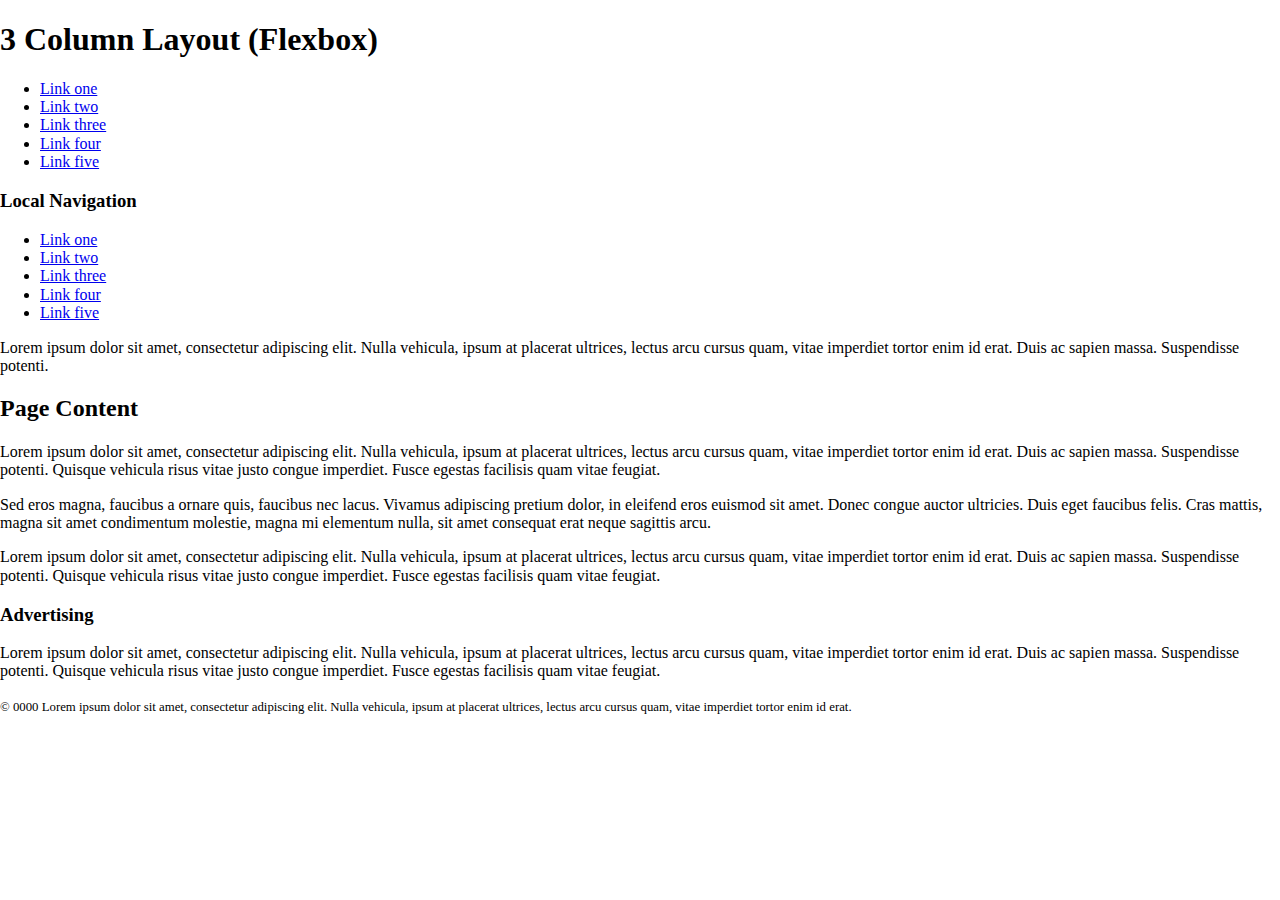
<file: lesson-4/flex.html>
<!DOCTYPE html>
<html lang="en">
<head>
	<meta charset="utf-8" />
	<title>3 Column Layout - Flexbox</title>
	<meta name="viewport" content="width=device-width, initial-scale=1" />
	<link href="css/normalize.css" rel="stylesheet" />
	<!-- STEP 1: Attach the flex.css stylesheet, then proceed to the next step inside the CSS file -->
	
</head>
<body>
	<div id="container">
		<header>
			<h1>3 Column Layout (Flexbox)</h1>
			<nav>
				<ul>
					<li><a href="#">Link one</a></li>
					<li><a href="#">Link two</a></li>
					<li><a href="#">Link three</a></li>
					<li><a href="#">Link four</a></li>
					<li><a href="#">Link five</a></li>
				</ul>
			</nav>
		</header>
		<main>
			<nav>
				<h3>Local Navigation</h3>
				<ul>
					<li><a href="#">Link one</a></li>
					<li><a href="#">Link two</a></li>
					<li><a href="#">Link three</a></li>
					<li><a href="#">Link four</a></li>
					<li><a href="#">Link five</a></li>
				</ul>
				<p>Lorem ipsum dolor sit amet, consectetur adipiscing elit. Nulla vehicula, ipsum at placerat ultrices, lectus arcu cursus quam, vitae imperdiet tortor enim id erat. Duis ac sapien massa. Suspendisse potenti.</p>
			</nav>
			<section>
				<h2>Page Content</h2>
				<p>Lorem ipsum dolor sit amet, consectetur adipiscing elit. Nulla vehicula, ipsum at placerat ultrices, lectus arcu cursus quam, vitae imperdiet tortor enim id erat. Duis ac sapien massa. Suspendisse potenti. Quisque vehicula risus vitae justo congue imperdiet. Fusce egestas facilisis quam vitae feugiat.</p>
				<p>Sed eros magna, faucibus a ornare quis, faucibus nec lacus. Vivamus adipiscing pretium dolor, in eleifend eros euismod sit amet. Donec congue auctor ultricies. Duis eget faucibus felis. Cras mattis, magna sit amet condimentum molestie, magna mi elementum nulla, sit amet consequat erat neque sagittis arcu.</p>
				<p>Lorem ipsum dolor sit amet, consectetur adipiscing elit. Nulla vehicula, ipsum at placerat ultrices, lectus arcu cursus quam, vitae imperdiet tortor enim id erat. Duis ac sapien massa. Suspendisse potenti. Quisque vehicula risus vitae justo congue imperdiet. Fusce egestas facilisis quam vitae feugiat.</p>
			</section>
			<aside>
				<h3>Advertising</h3>
				<p>Lorem ipsum dolor sit amet, consectetur adipiscing elit. Nulla vehicula, ipsum at placerat ultrices, lectus arcu cursus quam, vitae imperdiet tortor enim id erat. Duis ac sapien massa. Suspendisse potenti. Quisque vehicula risus vitae justo congue imperdiet. Fusce egestas facilisis quam vitae feugiat.</p>
			</aside>
		</main>
		<footer>
			<p><small>© 0000 Lorem ipsum dolor sit amet, consectetur adipiscing elit. Nulla vehicula, ipsum at placerat ultrices, lectus arcu cursus quam, vitae imperdiet tortor enim id erat.</small></p>
		</footer>
	</div><!-- #container -->
</body>
</html>
</file>
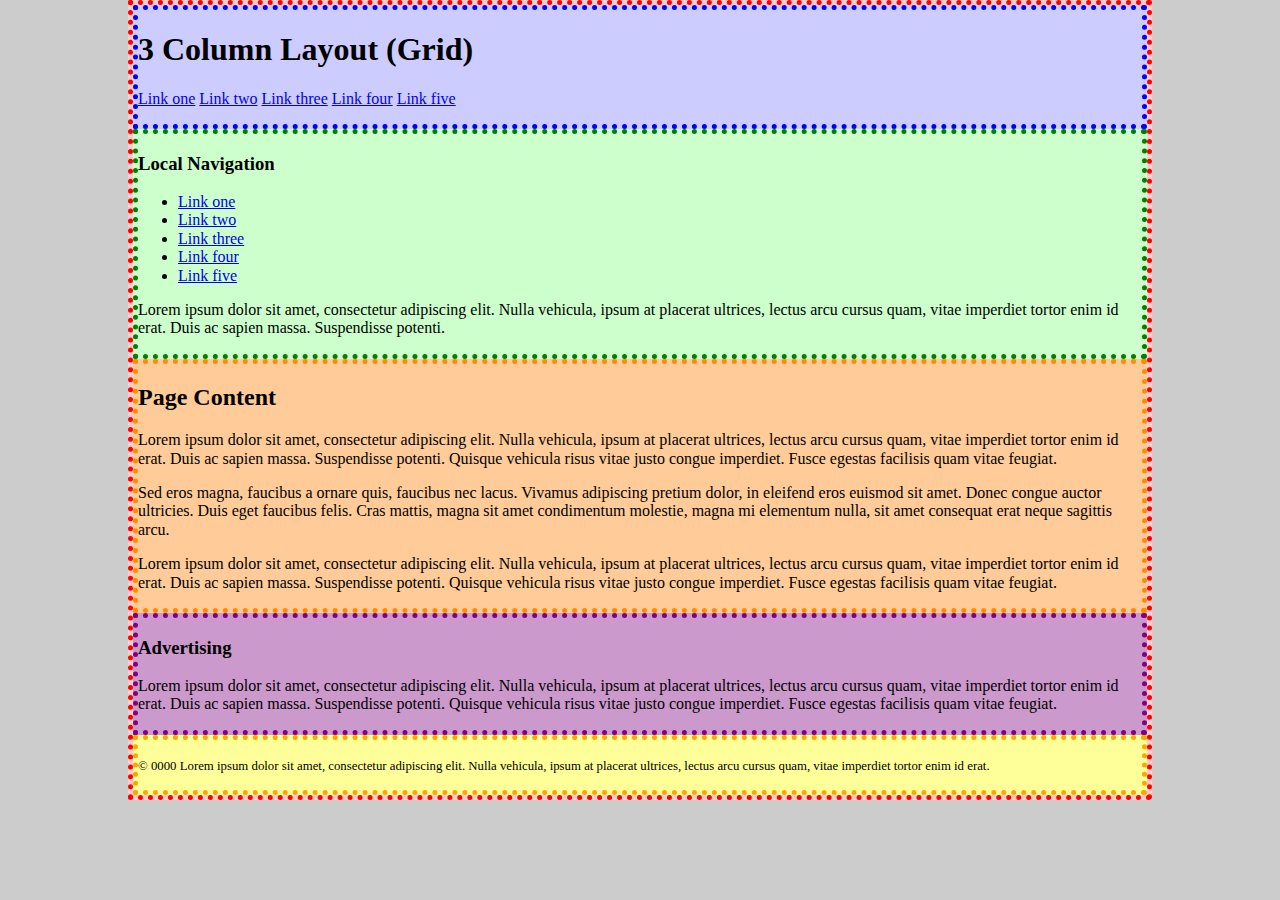
<file: lesson-4/grid.html>
<!DOCTYPE html>
<html lang="en">
<head>
	<meta charset="utf-8" />
	<title>3 Column Layout - Grid</title>
	<meta name="viewport" content="width=device-width, initial-scale=1" />
	<link href="css/normalize.css" rel="stylesheet" />
	<link href="css/grid.css" rel="stylesheet" />
</head>

<body>
	<div id="container">
		<header>
			<h1>3 Column Layout (Grid)</h1>
			<nav>
				<ul>
					<li><a href="#">Link one</a></li>
					<li><a href="#">Link two</a></li>
					<li><a href="#">Link three</a></li>
					<li><a href="#">Link four</a></li>
					<li><a href="#">Link five</a></li>
				</ul>
			</nav>
		</header>
		<nav>
			<h3>Local Navigation</h3>
			<ul>
				<li><a href="#">Link one</a></li>
				<li><a href="#">Link two</a></li>
				<li><a href="#">Link three</a></li>
				<li><a href="#">Link four</a></li>
				<li><a href="#">Link five</a></li>
			</ul>
			<p>Lorem ipsum dolor sit amet, consectetur adipiscing elit. Nulla vehicula, ipsum at placerat ultrices, lectus arcu cursus quam, vitae imperdiet tortor enim id erat. Duis ac sapien massa. Suspendisse potenti.</p>
		</nav>
		<section>
			<h2>Page Content</h2>
			<p>Lorem ipsum dolor sit amet, consectetur adipiscing elit. Nulla vehicula, ipsum at placerat ultrices, lectus arcu cursus quam, vitae imperdiet tortor enim id erat. Duis ac sapien massa. Suspendisse potenti. Quisque vehicula risus vitae justo congue imperdiet. Fusce egestas facilisis quam vitae feugiat.</p>
			<p>Sed eros magna, faucibus a ornare quis, faucibus nec lacus. Vivamus adipiscing pretium dolor, in eleifend eros euismod sit amet. Donec congue auctor ultricies. Duis eget faucibus felis. Cras mattis, magna sit amet condimentum molestie, magna mi elementum nulla, sit amet consequat erat neque sagittis arcu.</p>
			<p>Lorem ipsum dolor sit amet, consectetur adipiscing elit. Nulla vehicula, ipsum at placerat ultrices, lectus arcu cursus quam, vitae imperdiet tortor enim id erat. Duis ac sapien massa. Suspendisse potenti. Quisque vehicula risus vitae justo congue imperdiet. Fusce egestas facilisis quam vitae feugiat.</p>
		</section>
		<aside>
			<h3>Advertising</h3>
			<p>Lorem ipsum dolor sit amet, consectetur adipiscing elit. Nulla vehicula, ipsum at placerat ultrices, lectus arcu cursus quam, vitae imperdiet tortor enim id erat. Duis ac sapien massa. Suspendisse potenti. Quisque vehicula risus vitae justo congue imperdiet. Fusce egestas facilisis quam vitae feugiat.</p>
		</aside>
		<footer>
			<p><small>© 0000 Lorem ipsum dolor sit amet, consectetur adipiscing elit. Nulla vehicula, ipsum at placerat ultrices, lectus arcu cursus quam, vitae imperdiet tortor enim id erat.</small></p>
		</footer>
	</div><!-- #container -->
</body>
</html>
</file>
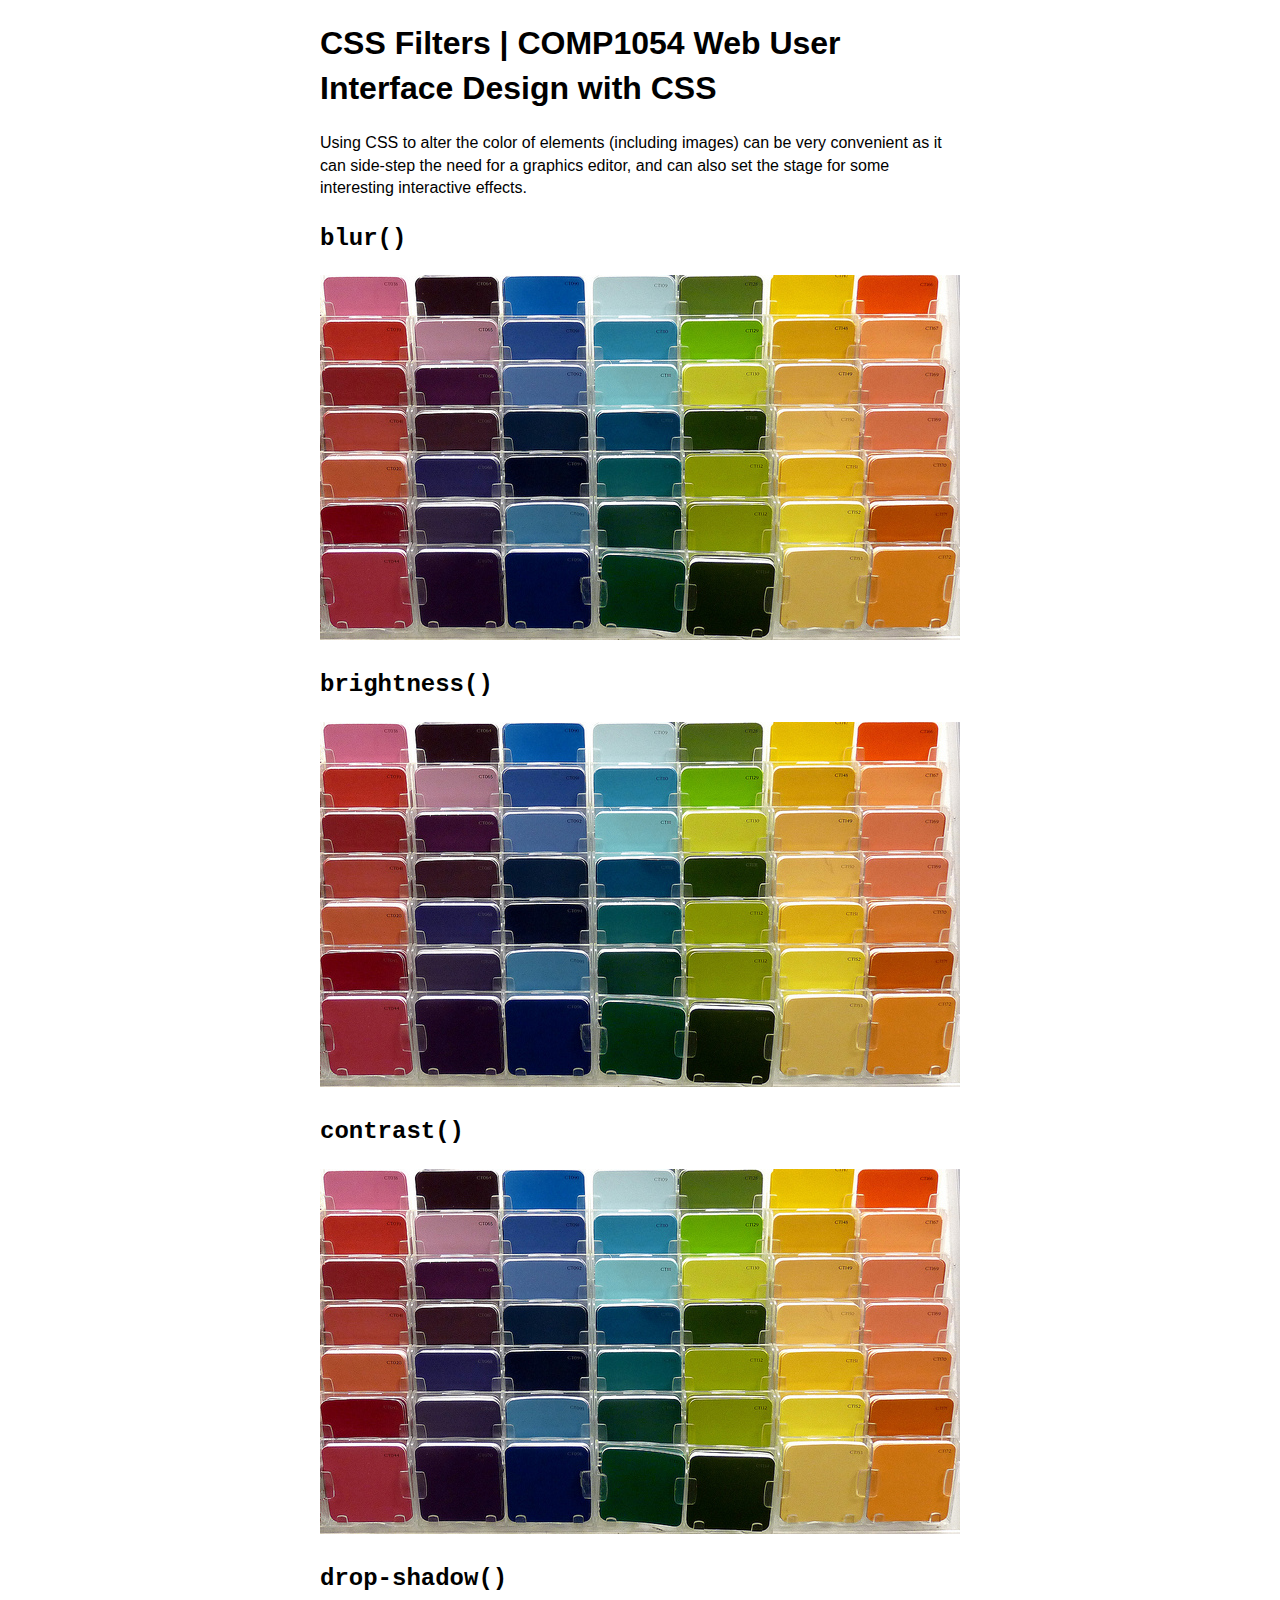
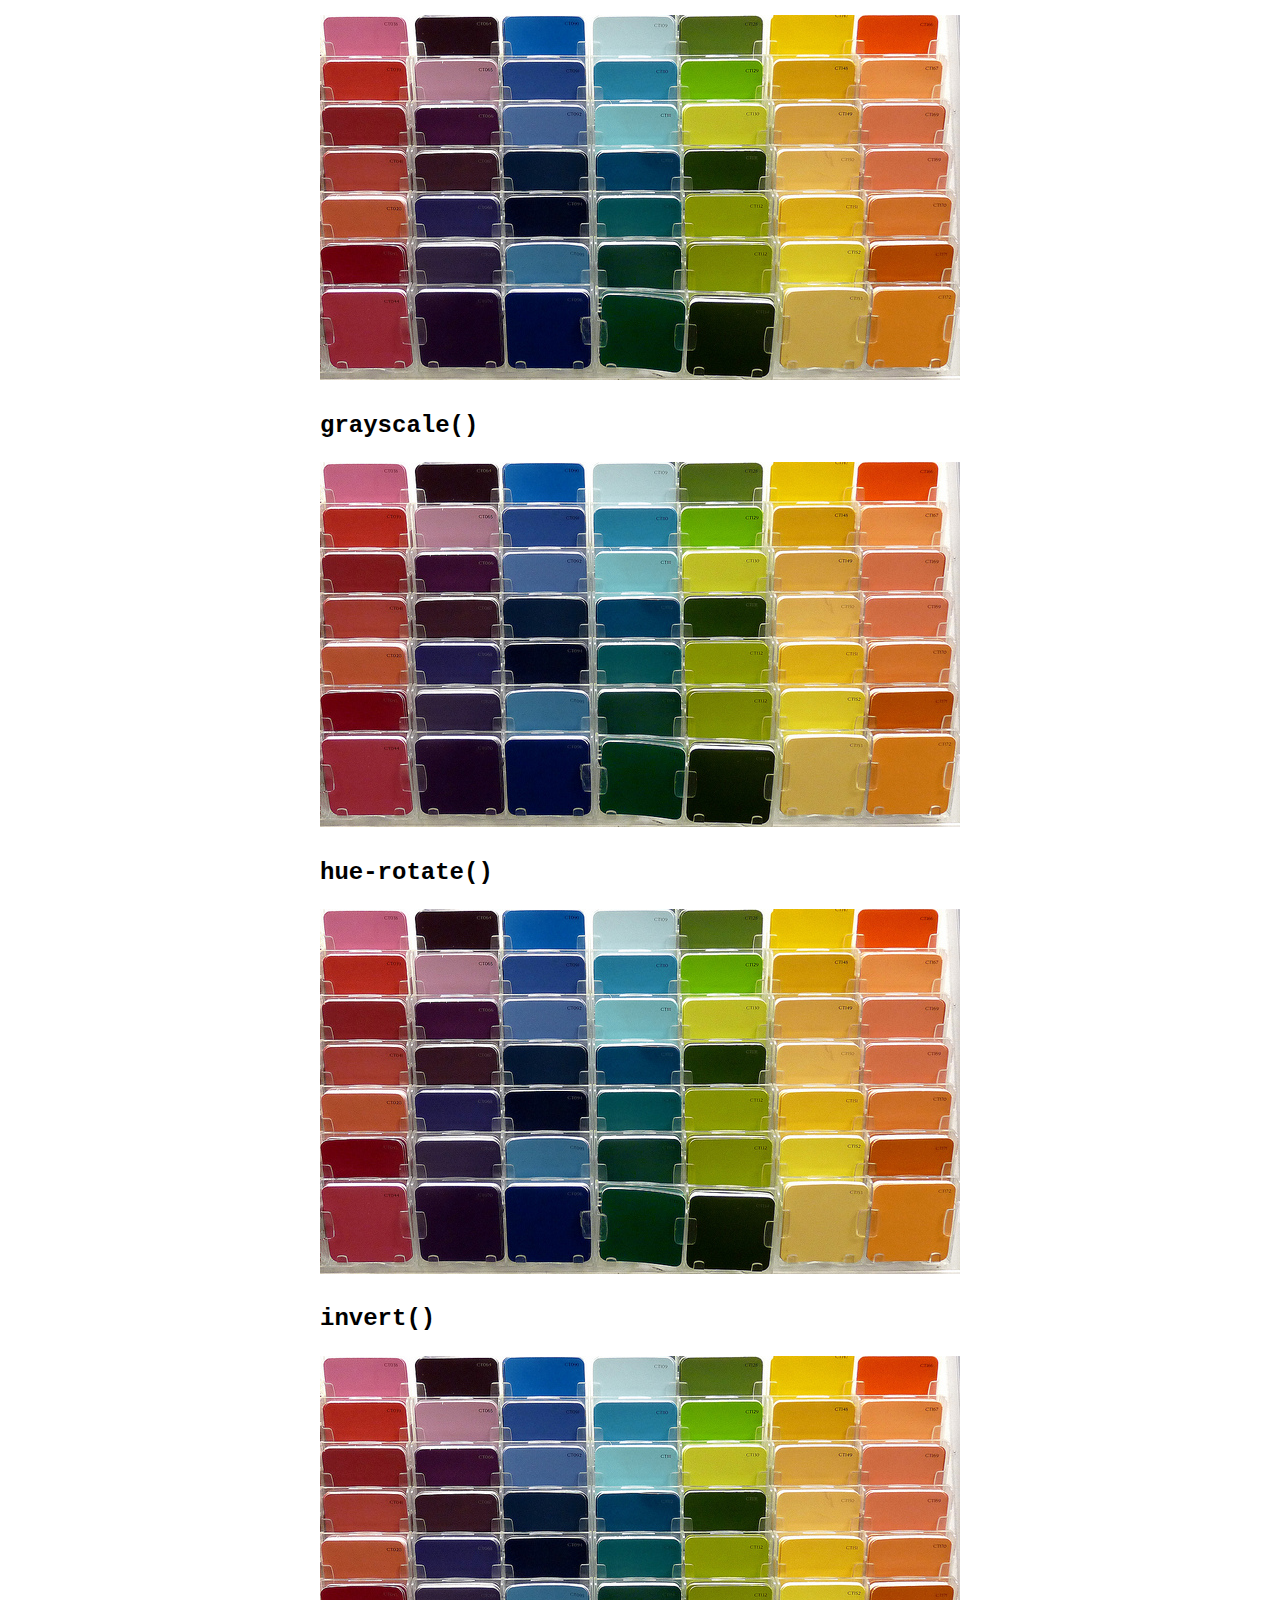
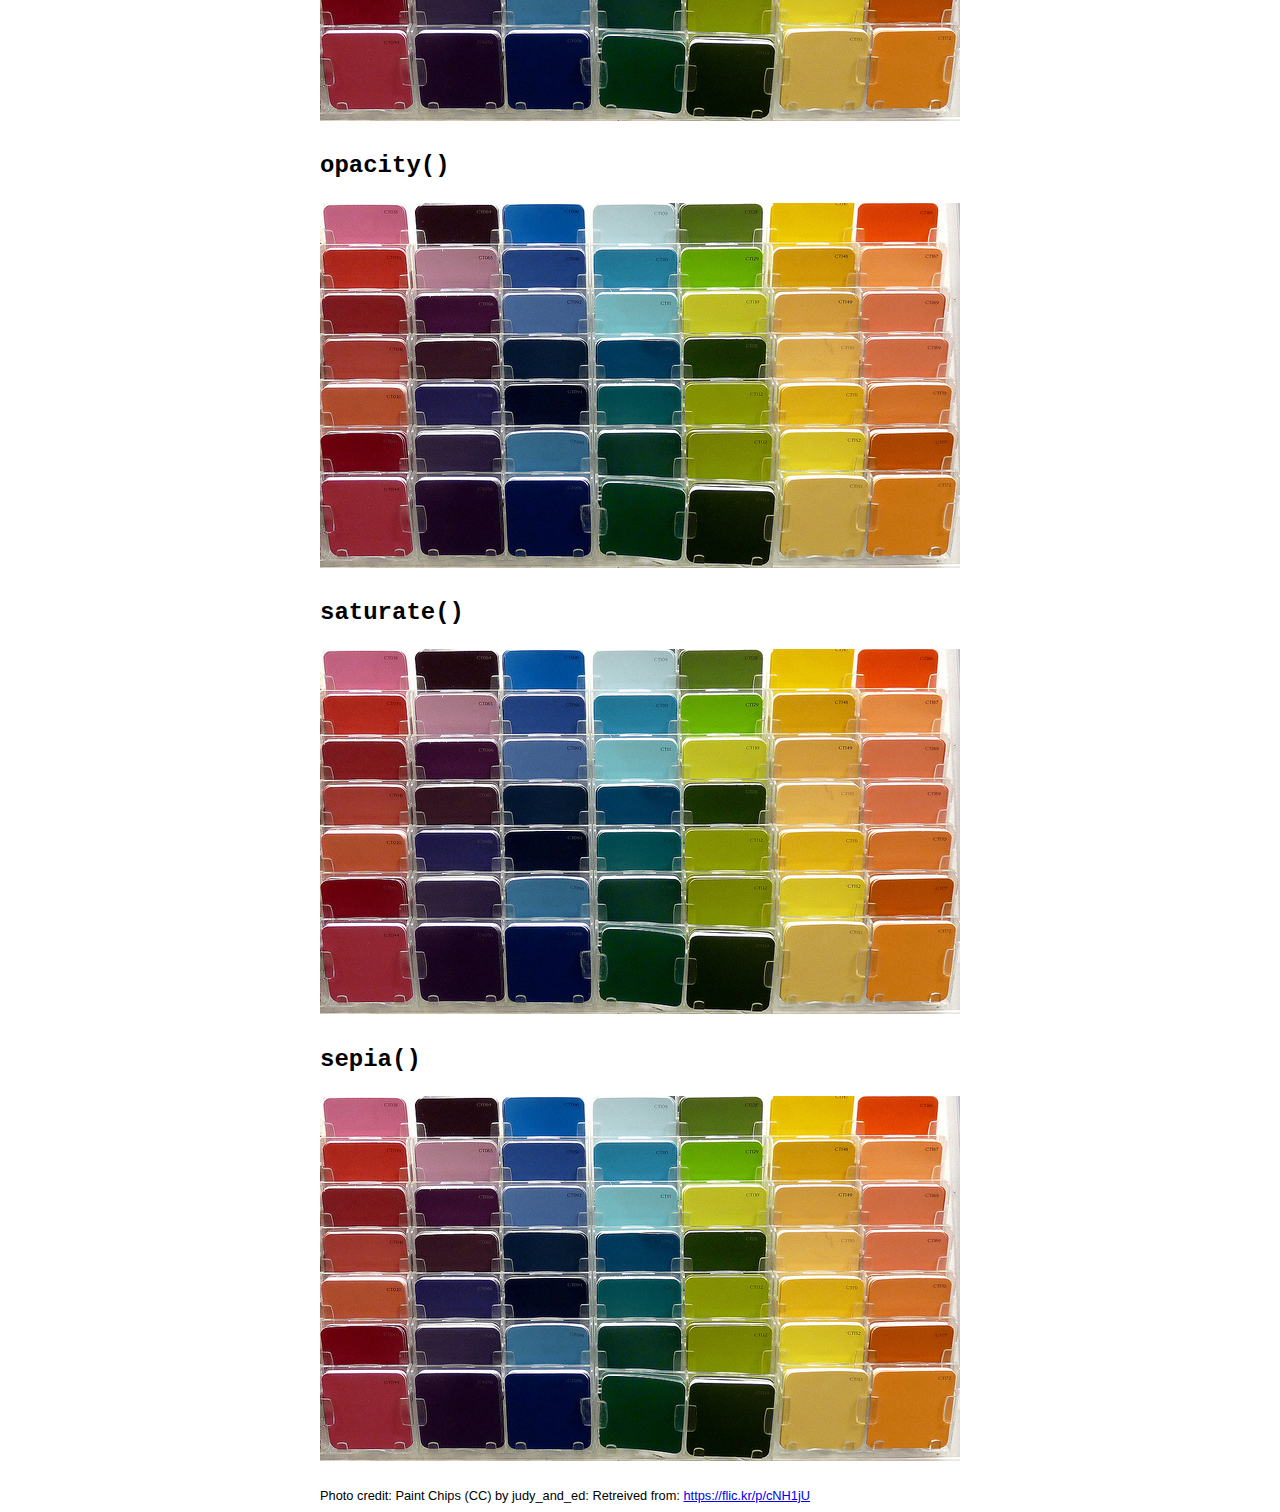
<file: lesson-5/filters.html>
<!DOCTYPE HTML>
<html lang="en">
<head>
	<meta charset="utf-8" />
	<title>CSS Filters | COMP1054 Web Interface Design with CSS</title>
	<meta name="viewport" content="width=device-width, initial-scale=1.0" />
	<link href="css/normalize.css" rel="stylesheet" />
	<link href="css/filters.css" rel="stylesheet" />
</head>
<body>
	<header>
		<h1>CSS Filters | COMP1054 Web User Interface Design with CSS</h1>
		<p>Using CSS to alter the color of elements (including images) can be very convenient as it can side-step the need for a graphics editor, and can also set the stage for some interesting interactive effects.</p>
	</header>
	<main>
		<section>
			<h2><code>blur()</code></h2>
			<img src="images/color-chips.jpg" alt="Color chips" />
			<p></p>
		</section>
		<section>
			<h2><code>brightness()</code></h2>
			<img src="images/color-chips.jpg" alt="Color chips" />
			<p></p>
		</section>
		<section>
			<h2><code>contrast()</code></h2>
			<img src="images/color-chips.jpg" alt="Color chips" />
			<p></p>
		</section>
		<section>
			<h2><code>drop-shadow()</code></h2>
			<img src="images/color-chips.jpg" alt="Color chips" />
			<p></p>
		</section>
		<section>
			<h2><code>grayscale()</code></h2>
			<img src="images/color-chips.jpg" alt="Color chips" />
			<p></p>
		</section>
		<section>
			<h2><code>hue-rotate()</code></h2>
			<img src="images/color-chips.jpg" alt="Color chips" />
			<p></p>
		</section>
		<section>
			<h2><code>invert()</code></h2>
			<img src="images/color-chips.jpg" alt="Color chips" />
			<p></p>
		</section>
		<section>
			<h2><code>opacity()</code></h2>
			<img src="images/color-chips.jpg" alt="Color chips" />
			<p></p>
		</section>
		<section>
			<h2><code>saturate()</code></h2>
			<img src="images/color-chips.jpg" alt="Color chips" />
			<p></p>
		</section>
		<section>
			<h2><code>sepia()</code></h2>
			<img src="images/color-chips.jpg" alt="Color chips" />
			<p></p>
		</section>
	</main>
	<footer>
		<p><small>Photo credit: Paint Chips (CC) by judy_and_ed: Retreived from: <a href="https://flic.kr/p/cNH1jU" rel="external" title="View image on Flickr">https://flic.kr/p/cNH1jU</a></small></p>
	</footer>
</body>
</html>
</file>
<file: lab-2/css/base.css>
/* Base styles for Lab 2
-------------------------------------------------- */
html {
	box-sizing: border-box;
}
*, *:before, *:after {
	box-sizing: inherit;
}
body {
	font-family: sans-serif;
	background-color: rgb(240,240,240);
}
header {
	padding: 1em;
}
main {
	display: flex;
	flex-direction: row;
	justify-content: space-around;
	flex-wrap: wrap;
}
main section {
	width: 20%;
	padding: 0.5em;
	background-color: rgb(255,255,255);
	box-shadow: 0px 7px 15px 5px rgba(0,0,0,0.1); 
}
main section h2 {
	margin: 0;
}
main section h3 {
	margin: 0;
	font-size: 75%;
}
main section div {
	margin-top: 0.5em;
	padding: 0.5em;
	color: rgb(255,255,255);
	background-color: grey;
	height: 3em;
}
footer {
	padding: 1em;
}
</file>
<file: lesson-1/css/styles.css>
@charset "UTF-8";

/*Named Selector
----------------------------------------------*/
h2 {
    color: red;
}

/*ID Selector
----------------------------------------------*/
#project {
    color: olive;
}
/*Class Selector
----------------------------------------------*/
.desc {
    background-color: lightgrey;
    font-style: italic;
}
/*Contextual/Descendent Selector
----------------------------------------------*/
section p {
    color: darkblue;
}

.desc h2 {
    border: 3px dashed orange;
}

.about section p {
    background-color: lime;
}
/*Grouped Selector
----------------------------------------------*/
h1, h2, h3 {
    font-family: sans-serif;
}
/*Paeudo class Selector
----------------------------------------------*/
a:link {
    color: lightsalmon;
    text-decoration: none;
    font-weight: bold;
}
a:visited {
    color: darkslategray;
}
a:focus {
    color: hotpink;
}
a:hover{
    text-decoration: underline;
}
a:active {
    color: red;
}
/*Structural Pseudo-Class Selector
----------------------------------------------*/
li:nth-child(3n-1) {
    background-color: yellow;
}
li:nth-of-type(even) {
    background: lightblue;
}
article section:last-of-type {
    background: pink;
}
</file>
<file: lesson-12/css/tables.css>
@charset "utf-8";

html {
    font: 120%/1.2 "Trebuchet MS", Arial, Helvetica, sans-serif;
}
/* STEP 7: Collapse borders */
table {

/* STEP 9a: Adjust placement of table caption */

/* STEP 9b: Try different values for table-layout (https://developer.mozilla.org/en-US/docs/Web/CSS/table-layout) in conjunction with the width property. */

}
/* STEP 10b: Zebra striping for columns */
col:nth-child(2) {

}

/* STEP 8: Adjust padding for usability with TH and TD */
td, th {

}
th {
    background: rgba(225,225,225,1);
}
/* STEP 6: Align table headings in the table body */
tbody th {

}
thead tr:first-child th:first-child {
    /* Hide top left cell - it's empty */

}
/* STEP 10a: Zebra striping for rows */

tfoot td {
    font-size: 60%;
}
caption {
    font-size: 150%;
}
/* STEP 10c: Have a look at the result in the browser, then head to js/tables.js for the next step */
</file>
<file: lesson-12/js/tablesort/css/tablesort.css>
@charset "UTF-8";
/* Tablesort specific styling ---------- */
/* http://tristen.ca/tablesort/demo/  -- */
th.sort-header {
  cursor:pointer;
  }
th.sort-header::-moz-selection,
th.sort-header::selection {
  background:transparent;
  }
table th.sort-header:after {
  content:'';
  float:right;
  margin-top:7px;
  border-width:0 4px 4px;
  border-style:solid;
  border-color:#333 transparent;
  opacity: 0.4;
  visibility:hidden;
  }
table th sort-header:hover {
	background-color: #eee;
}
table th.sort-header:hover:after {
  visibility:visible;
  }
table th.sort-up:after,
table th.sort-down:after,
table th.sort-down:hover:after {
  visibility:visible;
  opacity:1;
  }
table th.sort-up:after {
  border-bottom:none;
  border-width:4px 4px 0;
  }
</file>
<file: lesson-2/css/main.css>
@charset "UTF-8";

@import url('https://fonts.googleapis.com/css2?family=Alfa+Slab+One&family=Raleway:ital,wght@0,100..900;1,100..900&display=swap');

html {
	/* STEP 2: Set base font size */
	font-size: 120%;
	/* STEP 3: Set base line-height (leading) */
	line-height: 1.4;
	/* STEP 4: Set base font-family (font stack) */
	font-family: Garamond, Georgia, "Times New Roman", Times, serif;
	background: #111;
	/* STEP 10a: set the background image */
	background-image: url("../images/how-much.jpg");
	/* Image credit: How much? by el patojo CC https://www.flickr.com/photos/elpatojo/250157893 */
	/* STEP 10b: set the background attachment */
	
	/* STEP 10c: set the background image size to cover the viewport */
	
}
/* STEP 5: Set font sizes according to a typographic scale (h1-h6 and p) */
h1 {
	font-size: 4.8rem;
	/* STEP 7a: Set primary heading font - use "Alfa Slab One" from Google Fonts - place the appropriate @import at the top of this CSS file, then set the font-family to the same, with a fallback to "Rockwell" - then set font-weight to normal (we don't need to bold these fonts) */
	font-family: "Alfa Slab One", serif;
	font-weight: 400;
	font-style: normal;
	  
	/* ...try editing the CSS in the browser dev tools to see the fallback if the Google Font fails to load */
}
h1 em {
	/* STEP 7e: The numero character/symbol is not heavy enough for the surrounding text, so we will set it with a heavy font, and eliminate the italics */
	font-style: normal;
	font-weight: bold;
}
h2 {
	font-size: 3.6rem;
	/* STEP 7b: Set subheading font to 'Century Gothic', with a fallback to Futura for Mac, then lastly to sans-serif */
	font-family:  "Raleway", "Century Gothic", Futura, sans-serif;
	font-weight: normal;
}
h3 {
	font-size: 2.4rem;
	/* STEP 7c: Set tertiary heading font to the same as above, then transform all h3 elements to UPPERCASE, with no bottom margin */
	font-family: "Raleway", "Century Gothic", Futura, sans-serif;
	font-weight: normal;
	text-transform: uppercase;
}
h4 {
	font-size: 2.1rem;
}
h5 {
	font-size: 1.8rem;
}
h6 {
	font-size: 1.4rem;
}
p {
	font-size: 1rem;
}
/* STEP 7d: Set font for p in header to the same as the h2 and the h3 elements, using a descendant (contextual) selector */
header p {
	font-family: "Raleway", "Century Gothic", Futura, sans-serif;
}
/* STEP 9a: Reduce space between headings in page-level header H1 */
header h1 {
	margin: 0;
}
/* STEP 8: Bump down subhead font size at top of article */
header h2 {
	font-size: 2.4rem;
	/* STEP 9b: Reduce space between headings in page-level header H2 */
	margin-top: 0;
}
/* STEP 9c: Move h3 and p closer together in article sections */
section h3 {
	margin-bottom: 0;
	/* STEP 13: Visual hierarchy needs improvement - reduce font size */
	font-size: 2.0rem;
}
section p {
	
	/* STEP 12a: Measure is 85+ - too long - bump up the font size */
	font-size: 1.6rem;
	/* STEP 12b: Play with the leading (line-height) - raise to 1.8, then reduce to 1.2 - discuss typographic color and vertical rhythm */
	line-height: 1.6;
	/* STEP 14a: Justification with text-align - left, right, center, justify */
	text-align: justify;
	/* STEP 14b: Hyphenation - see Firefox implementation and change BODY width to 50% down below, then resize the window width in your browser to see the effect */
	hyphens: auto;
 
	/* https://developer.mozilla.org/en-US/docs/Web/CSS/text-rendering */
}
/* STEP 6: Basic layout - auto-centred single-column fixed width */
body {
	min-width: 720px;
	max-width: 960px; 
	margin:0 auto 0 auto;
	/* width: 60%; */
	/* STEP 14c: Change width of BODY to see how hyphenation works - then comment out */
	
	
	background: #eee;
}
header {
	background: #5C8096;
	/* STEP 11a: Add whitespace - very important */
	padding: 3rem;
	/* STEP 15: Inset text effect with text shadow */
	text-shadow: 0 1px 1px a0;
}
section {
	/* STEP 11b: Add more whitespace */
	padding: 0 3rem 0 3rem;
}
footer {
	background: #333;
	color: #eee;
	/* STEP 11c. Add even more whitespace */
	padding: 2rem 3rem;
	
}
footer h3 {
	font-size: 1.4em;
}
footer p, footer small {
	font-family: "Century Gothic", Futura, sans-serif;
}
</file>
<file: lesson-4/css/index.css>
@charset "utf-8";

/* STEP 1b: Change the box-model rendering default from content-box to border-box */
html {
	
}
*, *:before, *:after {
	
}

body {
	background: #CCC;
}

#container {
	border: 5px dotted red;
	background: #FCC;
	/* STEP 2: set width of #container to 80% of body */
	
	/* STEP 3: center the entire layout with auto left and right margins */
	
}
header {
	border: 5px dotted blue;
	background: #CCF;
	/* STEP 8c: Set the header to float: left; to restore the height to auto to contain the children */
	
	/* STEP 8d: Now set the width to 100% to push the <footer> content back down where it belongs (wow)! */
	
}
header h1 {
	/* STEP 8a: Opposing floats - float the h1 to the left */
	
}
header nav {
	/* STEP 8b: Float the nav element to the right - notice how the parent element is now height: 0; just like the <main> element - what a mess! */
	
}
header nav ul {
	list-style-type: none;
	padding: 0;
}
header nav ul li {
	display: inline;
}
main {
	border: 5px dotted black;
	background: darkgray;
	/* STEP 7c: "Set a float to clear a float" - Set the main element to float: left; and see how it now encapsulates its children with height: auto; - this helps clear the footer properly */
	
}
main > nav {
	border: 5px dotted green;
	background: #CFC;
	/* STEP 4a: set the width of the first sidebar to 20% */
	
	/* STEP 4b: float the column to the left */
	
}
main > section {
	border: 5px dotted darkorange;
	background: #FC9;
	/* STEP 5a: set the width of the main (centre) column to 60% */
	
	/* STEP 5b: float the column to the left */
	
}
main > aside {
	border: 5px dotted purple;
	background: #C9C;
	/* STEP 6a: set the width of the second sidebar to 20% */
	
	/* STEP 6b: float the column to the left */
	
}
footer {
	border: 5px dotted orange;
	background: #FF9;
	/* STEP 7a: clear the footer (left | right | both) */
	
	/* STEP 7b: Notice that the <main> element has collapsed - this is because all its children are floated - now comment out the above clear property and refresh the browser tab */
}
header,
main > nav,
main > section,
main > aside,
footer {
	/* STEP 9: add some padding to the main layout containers to give the text some room to breathe - then head over to flexbox.html to see how to do this an easier way */
	
}
</file>
<file: lesson-5/css/colors.css>
@charset "utf-8";
html {
	box-sizing: border-box;
}
	*, *:before, *:after {
	box-sizing: inherit;
}
html {
	background: lightgrey url("../images/winter-birch.jpg") no-repeat top left;
	background-size: cover;	
	background-attachment: fixed;
	height: 100%;
	font-family: "Century Gothic", Futura, Helvetica, Arial, sans-serif;
	font-size: 180%;
}
body {
	min-height: 100%;
	color: white;	
}
header {
	/* STEP 1a: Go to https://developer.mozilla.org/en-US/docs/Web/CSS/CSS_Colors/Color_picker_tool */
	/* STEP 1b: Select a HUE using the Hue Slider */
	/* STEP 1c: De-Saturate the colour a bit, reduce the Lightness, and make the colour slightly transparent by adjusting the Alpha. */
	/* STEP 1d: Copy the resulting RGBa value and replace the background-color below */
	background-color: rgb(74 10 92 / 48%);
	padding: 1% 10%;
}
header h1 {
	text-transform: uppercase;
	letter-spacing: 0.1em;
	color: white;
	/* STEP 3: Soften the <h1> element text using the opacity property */
	/* opacity: 0.5; */
}
main {
	padding: 0 10%;
}
main h2 {
	/* STEP 2: Set the <h2> inside the <main> to the same transparent purple, but use the HSLa colour syntax, instead */
	color: hsl(286.83deg, 80.39%, 20%);
	font-size: 500%;
	margin: 0;	
	color: white;
}
main p {
	margin-top: 0;
}
footer {
	padding: 0 10%;
}
footer p {
	font-size: 60%;
	/* STEP 4: Set the <footer> element text to the same purple as in step 1 and 2, using a combination of hexadecimal color syntax and opacity. */
	color: hsl(286.83deg, 80.39%, 20%);
	opacity: 0.48;
	font-weight: bold;
}

/* STEP 5: Adjust the HUE of the background-color of the <header>, the colour of the <h2>, and the colour of the <footer> text to a different value - note that this is more difficult with HEX and RGB colour notation */

/* STEP 6: Convert the footer p element to CIELAB color space using a conversion utility like http://colormine.org/convert/rgb-to-lab */
</file>
<file: lesson-4/css/grid.css>
@charset "utf-8";

html {
	box-sizing: border-box;
}
*, *:before, *:after {
	box-sizing: inherit;
}

body {
	background: #CCC;
}

#container {
	border: 5px dotted red;
	background: #FCC;
	width: 80%;
	margin: 0 auto;
	/* STEP 1: Set the container to display: grid; */
	
	/* STEP 7: Plot out the grid-template-areas */
	
	/* STEP 8: Control the width of the grid rows */
	
	/* STEP 9: Control the width of the grid columns (try the fr unit) */
	
	/* STEP 10b: Set the grid-gap */
	
}

header {
	border: 5px dotted blue;
	background: #CCF;
	/* STEP 2: Identify the header as a grid-area */
	
	/* STEP 11a: Fix the <header> - set display: flex; to have the <h1> and the <nav> sit beside each other */
	
	/* STEP 11b: Set them at either end of the <header> with justify-content: space-between; */

	/* What do you think? Which of the three methods do you think was the most appropriate for the "Holy Grail" layout? */
}

header nav ul {
	list-style-type: none;
	padding: 0;
}

header nav ul li {
	display: inline;
}

#container > nav {
	border: 5px dotted green;
	background: #CFC;
	/* STEP 3: Identify the nav as a grid-area */
	
}

section {
	border: 5px dotted darkorange;
	background: #FC9;
	/* STEP 4: Identify the section as a grid-area */
	
}

aside {
	border: 5px dotted purple;
	background: #C9C;
	/* STEP 5: Identify the aside as a grid-area */
	
}

footer {
	border: 5px dotted orange;
	background: #FF9;
	/* STEP 6: Identify the footer as a grid-area */
	
}

header,
#container > nav,
#container > section,
#container > aside,
footer {
    /* STEP 10a: add some padding to the main layout containers to give the text some room to breathe - see the effect in the browser, then comment this out and head up to the #container rule for an alternative */
    
}
</file>
<file: lesson-5/css/filters.css>
@charset "utf-8";
html {
    box-sizing: border-box;
}
    *, *:before, *:after {
    box-sizing: inherit;
}
html {
    font: 100%/1.4 Arial, Helvetica, sans-serif;
}
body {
    width: 50%;
    margin: 0 auto;
}
main section:nth-child(1) img:hover {
    /* STEP 1: blur() */
    filter: blur(5px);
    
}
main section:nth-child(2) img:hover {
    /* STEP 2: brightness() */
    filter: brightness(200%);
    
}
main section:nth-child(3) img:hover {
    /* STEP 3: contrast() */
    filter: contrast(300%);
    
}
main section:nth-child(4) img:hover {
    /* STEP 4: drop-shadow() */
    filter: drop-shadow(10px 7px 5px black);
    
}
main section:nth-child(5) img:hover {
    /* STEP 5: grayscale() */
    filter: grayscale(100%);
    
}
main section:nth-child(6) img:hover {
    /* STEP 6: hue-rotate() */
    filter: hue-rotate(90deg);

}
main section:nth-child(7) img:hover {
    /* STEP 7: invert() */
    filter: invert(100%);
    
}
main section:nth-child(8) img:hover {
    /* STEP 8: opacity() */
    
}
main section:nth-child(9) img:hover {
    /* STEP 9: saturate() */
    
}
main section:nth-child(10) img:hover {
    /* STEP 10: sepia() */
    filter: sepia(80%);
    
}
</file>
<file: lesson-10/css/accordion.css>
@charset "utf-8";
@import url('https://fonts.googleapis.com/css2?family=Open+Sans:ital,wght@0,300..800;1,300..800&display=swap');

/* Box-sizing reset (https://css-tricks.com/inheriting-box-sizing-probably-slightly-better-best-practice/) */
html {
	box-sizing: border-box;
}
*, *:before, *:after {
	box-sizing: inherit;
}

html {
	font-family: "Open Sans", sans-serif;
}
#container {
	width: 80%;
	margin: 0 auto;
}
/* STEP 3a: Basic styling for the DETAILS element */

/* STEP 3b: Adjacent sibling DETAILS elements don't need a top border */

/* STEP 3c: Brighten up the currently open DETAILS panel (the browser adds the "open" attribute to the active element) */

/* STEP 4: Make the SUMMARY look a bit like a heading, and address affordance by turning the mouse cursor into a pointer to encourage user interaction */

/* STEP 5a: Disable the default triangle toggle - it is fine, but we should learn how to customize this part of the widget */

/* STEP 5b: Use the ::after pseudoelement with the SECTION to add a "+" character imploring user to "open" the panel */

/* STEP 5c: If the panel is open, then change it to a "-" character to allow user to close it again - proceed to accordion.js for the next step */

/* STEP 10: Add rounded corners to the first and last DETAILS elements */
details:first-of-type {
	
}

/* Thanks to Greg Gibson (https://css-tricks.com/two-issues-styling-the-details-element-and-how-to-solve-them/) and Chris Coyier (https://css-tricks.com/quick-reminder-that-details-summary-is-the-easiest-way-ever-to-make-an-accordion/) for some outstanding tips and tricks for styling <details> and <summary> */
</file>
<file: lesson-12/js/tablesort/demo/style.css>
/* ------------------------------------------
  Reset ♥
  http://meyerweb.com/eric/tools/css/reset/
  v2.0 | 20110126
  License: none (public domain)
---------------------------------------------*/
html, body, div, span, applet, object, iframe,
h1, h2, h3, h4, h5, h6, p, blockquote, pre,
a, abbr, acronym, address, big, cite, code,
del, dfn, em, img, ins, kbd, q, s, samp,
small, strike, strong, sub, sup, tt, var,
b, u, i, center,
dl, dt, dd, ol, ul, li,
fieldset, form, label, legend,
table, caption, tbody, tfoot, thead, tr, th, td,
article, aside, canvas, details, embed,
figure, figcaption, footer, header, hgroup,
menu, nav, output, ruby, section, summary,
time, mark, audio, video {
  margin: 0;
  padding: 0;
  border: 0;
  font-size: 100%;
  font: inherit;
  vertical-align: baseline;
  }
/* HTML5 display-role reset for older browsers */
article, aside, details, figcaption, figure,
footer, header, hgroup, menu, nav, section {
  display: block;
  }
body { line-height: 1; }
ol, ul { list-style: none;  }
blockquote, q { quotes: none; }
blockquote:before, blockquote:after,
q:before, q:after { content: ''; content: none; }
/* tables still need 'cellspacing="0"' in the markup */
table { border-collapse: collapse; border-spacing: 0; }
/* remember to define focus styles. Hee Haw */
:focus { outline: 0; }
body {
  margin:0;
  font-family:'Helvetica Neue', Helvetica, Arial, sans-serif;
  font-size:13px;
  line-height:18px;
  color:#303030;
  background-color:#fafafa;
  -webkit-font-smoothing:antialiased;
  }
h1,h2,h3,h4,h5 {
  font-weight:bold;
  display:block;
  margin:0 0 10px;
  }
h1 {
  font-size:13px;
  margin:0 0 20px;
  display:block;
  font-weight:normal;
  text-shadow:0 1px 0 #fff;
  }
h1 span.description {
  color:#6d6d6d;
  }
h2 { font-size:18px; line-height:24px; margin:20px 0 10px;}
h3 { font-size:15px; }
ul { margin:0 0 20px; }
li {
  margin-left:30px;
  margin-bottom:3px;
  }
ul li { list-style:disc; }
ol li { list-style:decimal; }

strong {
  font-weight:bold;
  }
.notice {
  background:#ffa;
  border:1px solid #cc7;
  display:block;
  padding:10px;
  margin-bottom:10px;
  }

.content {
  margin-top:40px;
  padding:0 0 60px;
  }
.page a {
  color:#404040;
  font-weight:bold;
  text-decoration:none;
  border-bottom:1px solid #ddd;
  }
  .page a:hover {
    border-color:#d0d0d0;
    }
table {
  background:#fff;
  max-width:100%;
  border-spacing:0;
  width:100%;
  margin:10px 0;
  border:1px solid #ddd;
  border-collapse:separate;
  *border-collapse:collapsed;
  -webkit-box-shadow:0 0 4px rgba(0,0,0,0.10);
     -moz-box-shadow:0 0 4px rgba(0,0,0,0.10);
          box-shadow:0 0 4px rgba(0,0,0,0.10);
  }
  table th,
  table td {
    padding:8px;
    line-height:18px;
    text-align:left;
    border-top:1px solid #ddd;
    }
  table th {
    background:#eee;
    background:-webkit-gradient(linear, left top, left bottom, from(#f6f6f6), to(#eee));
    background:-moz-linear-gradient(top, #f6f6f6, #eee);
    text-shadow:0 1px 0 #fff;
    font-weight:bold;
    vertical-align:bottom;
    }
  table td {
    vertical-align:top;
    }
  table thead:first-child tr th,
  table thead:first-child tr td {
    border-top:0;
    }
  table tbody + tbody {
    border-top:2px solid #ddd;
    }
  table th + th,
  table td + td,
  table th + td,
  table td + th {
    border-left:1px solid #ddd;
    }
  table thead:first-child tr:first-child th,
  table tbody:first-child tr:first-child th,
  table tbody:first-child tr:first-child td {
    border-top:0;
    }

/*tablesort specific styling*/
th.sort-header {
  cursor:pointer;
  }
th.sort-header::-moz-selection,
th.sort-header::selection {
  background:transparent;
  }
table th.sort-header:after {
  content:'';
  float:right;
  margin-top:7px;
  border-width:0 4px 4px;
  border-style:solid;
  border-color:#404040 transparent;
  visibility:hidden;
  }
table th.sort-header:hover:after {
  visibility:visible;
  }
table th.sort-up:after,
table th.sort-down:after,
table th.sort-down:hover:after {
  visibility:visible;
  opacity:0.4;
  }
table th.sort-up:after {
  border-bottom:none;
  border-width:4px 4px 0;
  }

.page .inner {
  width:960px;
  margin:0 auto;
  padding:0 40px;
  }
  .content .inner {
    width:480px;
    }
.heading {
  margin-top:90px;
  }

.links {
  width:480px;
  margin:50px auto 0;
  }
  .links a {
    width:50%;
    float:left;
    }
.page .button {
  background:#1F90FF;
  background:-webkit-gradient(linear, left top, left bottom, from(#1F90FF), to(#0081ff));
  background:-moz-linear-gradient(top, #1F90FF, #0081ff);
  border:1px solid #1f4fff;
  height:36px;
  line-height:34px;
  color:#fff;
  text-shadow:0 -1px 0 rgba(0, 0, 0, 0.4);
  display:inline-block;
  margin-left:-1px;
  text-align:center;
  padding:0 15px;
  -webkit-transition:box-shadow 150ms linear;
     -moz-transition:box-shadow 150ms linear;
       -o-transition:box-shadow 150ms linear;
          transition:box-shadow 150ms linear;
  -moz-box-sizing:border-box;
       box-sizing:border-box;
  }
  .page .button:hover {
    -webkit-box-shadow:0 1px 5px rgba(0,0,0,0.25);
            box-shadow:0 1px 5px rgba(0,0,0,0.25);
    border:1px solid #1f4fff;
    }
  .page .button:focus,
  .page .button:active {
    background:#0081ff;
    -webkit-box-shadow:inset 0 1px 5px rgba(0,0,0,0.25);
            box-shadow:inset 0 1px 5px rgba(0,0,0,0.25);
    }

.options {
  margin:10px 0 30px 15px;
  }
  .options h3 {
    display:block;
    padding-top:10px;
    margin-top:20px;
    }
  .options h3:first-child {
    border:none;
    margin-top:0;
    }

pre,
code {
  font-family:Consolas, Menlo, 'Liberation Mono', Courier, monospace;
  word-wrap:break-word;
  color:#333;
  }
pre {
  font-size:13px;
  line-height:1.25em;
  background:#fff;
  padding:10px 15px;
  margin:10px 0;
  overflow: auto;
  -webkit-box-shadow:0 1px 3px rgba(0, 0, 0, 0.30);
          box-shadow:0 1px 3px rgba(0, 0, 0, 0.30);
  }
code {
  font-size:12px;
  border:0;
  padding:0;
  background:#e6e6e6;
  background:rgba(0,0,0,0.08);
  box-shadow:0 0 0 2px rgba(0,0,0,0.08);
  }
pre code {
  font-size:13px;
  line-height:1.25em;
  background:transparent;
  box-shadow:none;
  border:none;
  padding:0;
  margin:0;
  }

@media screen {
  .com { color: #999988; }  /* a comment */
  .lit, .typ { color: #445588; } /* literal, type */
  .tag { color: navy; } /* tag */
  .atv, str { color: #dd1144; } /* attribute, string */
  .dec, .clo, .opn, .pun, .kwd { color: #333333; } /* a declaration, close bracket, open bracket, punctuation, keyword */
  .var, .atn { color: teal; } /* variable, markup attribute */
  .fun { color: #990000; } /* functione */
}
/* Use higher contrast and text-weight for printable form. */
@media print, projection {
  .str { color: #060; }
  .kwd { color: #006; font-weight: bold; }
  .com { color: #600; font-style: italic; }
  .typ { color: #404; font-weight: bold; }
  .lit { color: #044; }
  .pun, .opn, .clo  { color: #440; }
  .tag { color: #006; font-weight: bold; }
  .atn { color: #404; }
  .atv { color: #060; }
}
/* Style */
pre.prettyprint {
  background: white;
  font-family: Menlo, Monaco, Consolas, monospace;
  font-size: 12px;
  line-height: 1.5;
  padding: 12px 10px;
  }

/* Specify class=linenums on a pre to get line numbering */
ol.linenums {
  margin-top: 0;
  margin-bottom: 0; }

/* IE indents via margin-left */
li.L0,
li.L1,
li.L2,
li.L3,
li.L4,
li.L5,
li.L6,
li.L7,
li.L8,
li.L9 {
  /* */ }

/* Alternate shading for lines */
li.L1,
li.L3,
li.L5,
li.L7,
li.L9 {
  /* */ }


/* Specify class=linenums on a pre to get line numbering */
ol.linenums {
  margin:0 0 0 40px;
  list-style:decimal;
  }
  ol.linenums li {
    padding:0;
    color:#bebec5;
    line-height:18px;
    }
/*-----------------------------------
  Markup free clearing
  Details: http: //perishablepress.com/press/2009/12/06/new-clearfix-hack
-------------------------------------*/
.clearfix:after {
  content: '.';
  display: block;
  height: 0;
  clear: both;
  visibility: hidden;
  }

* html .clearfix { height: 1%; } /* IE6 */
*:first-child + html .clearfix { min-height: 1%; } /* IE7 */
</file>
